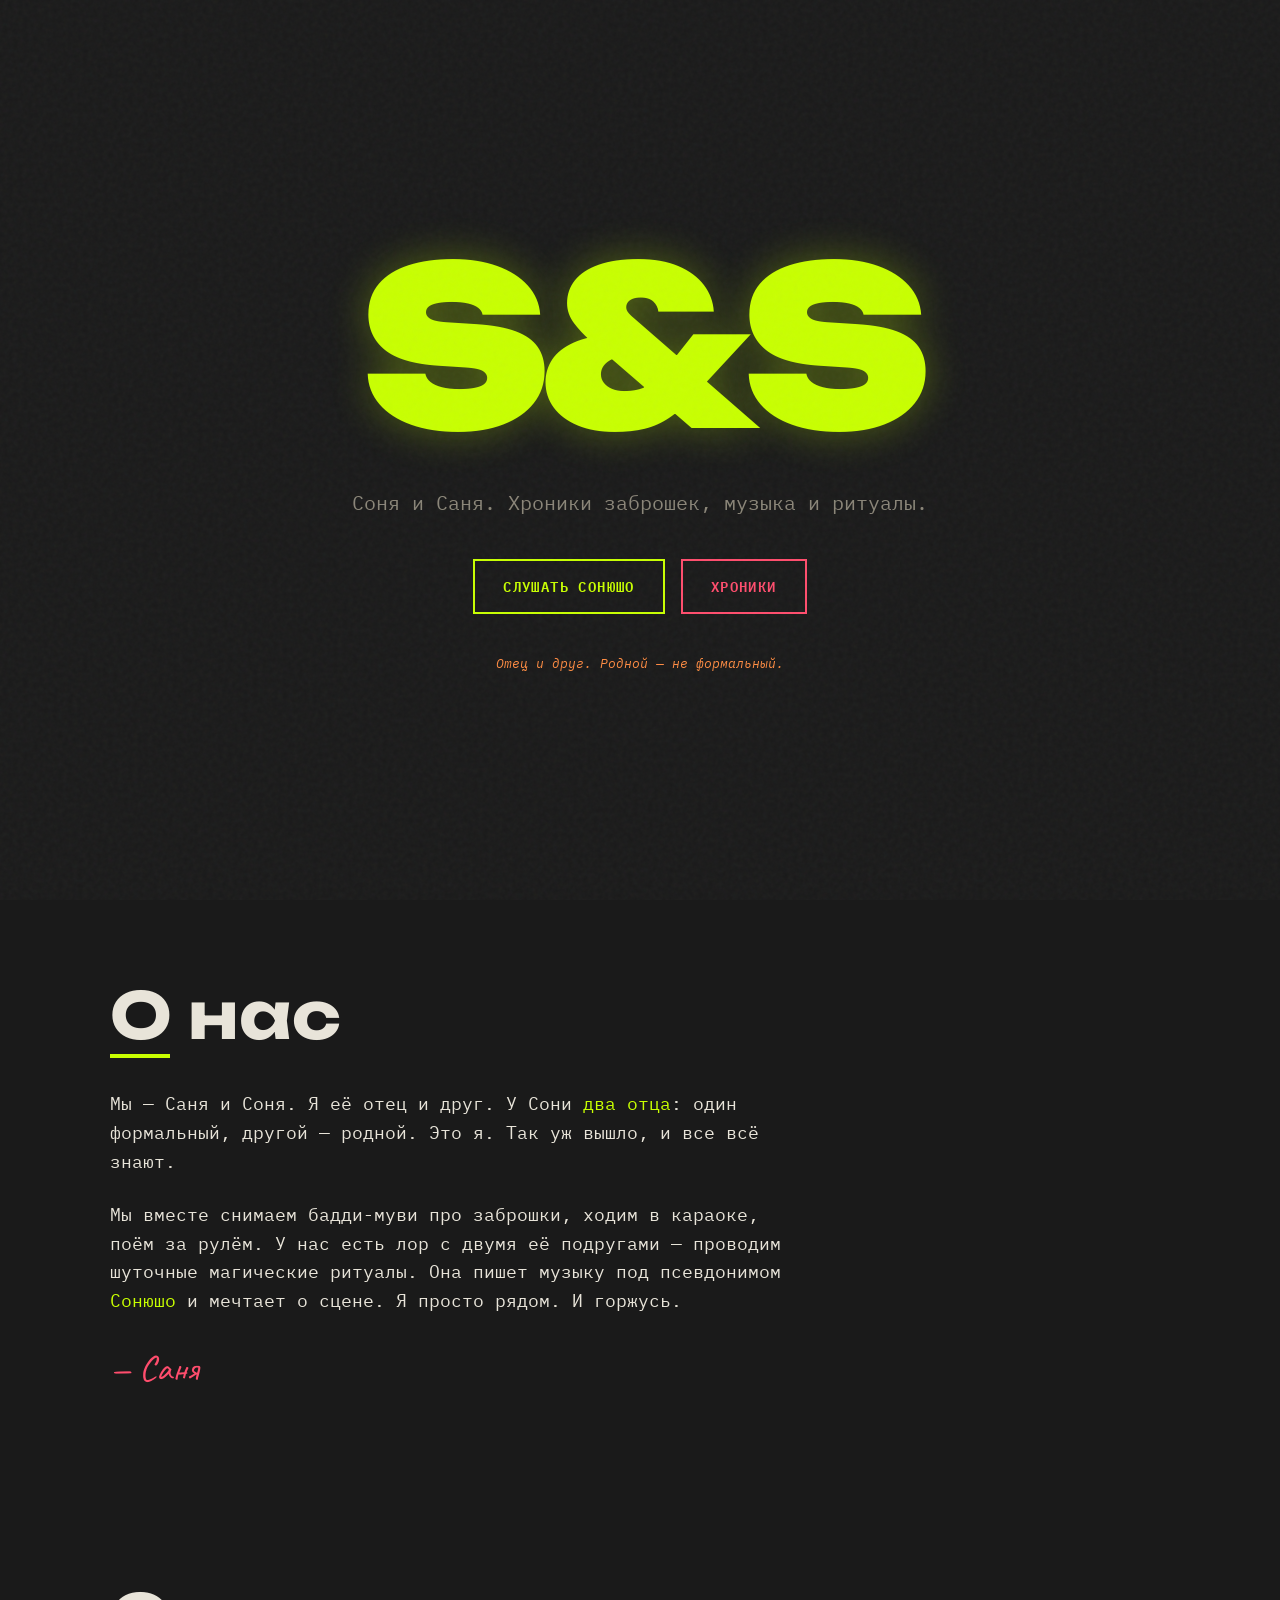
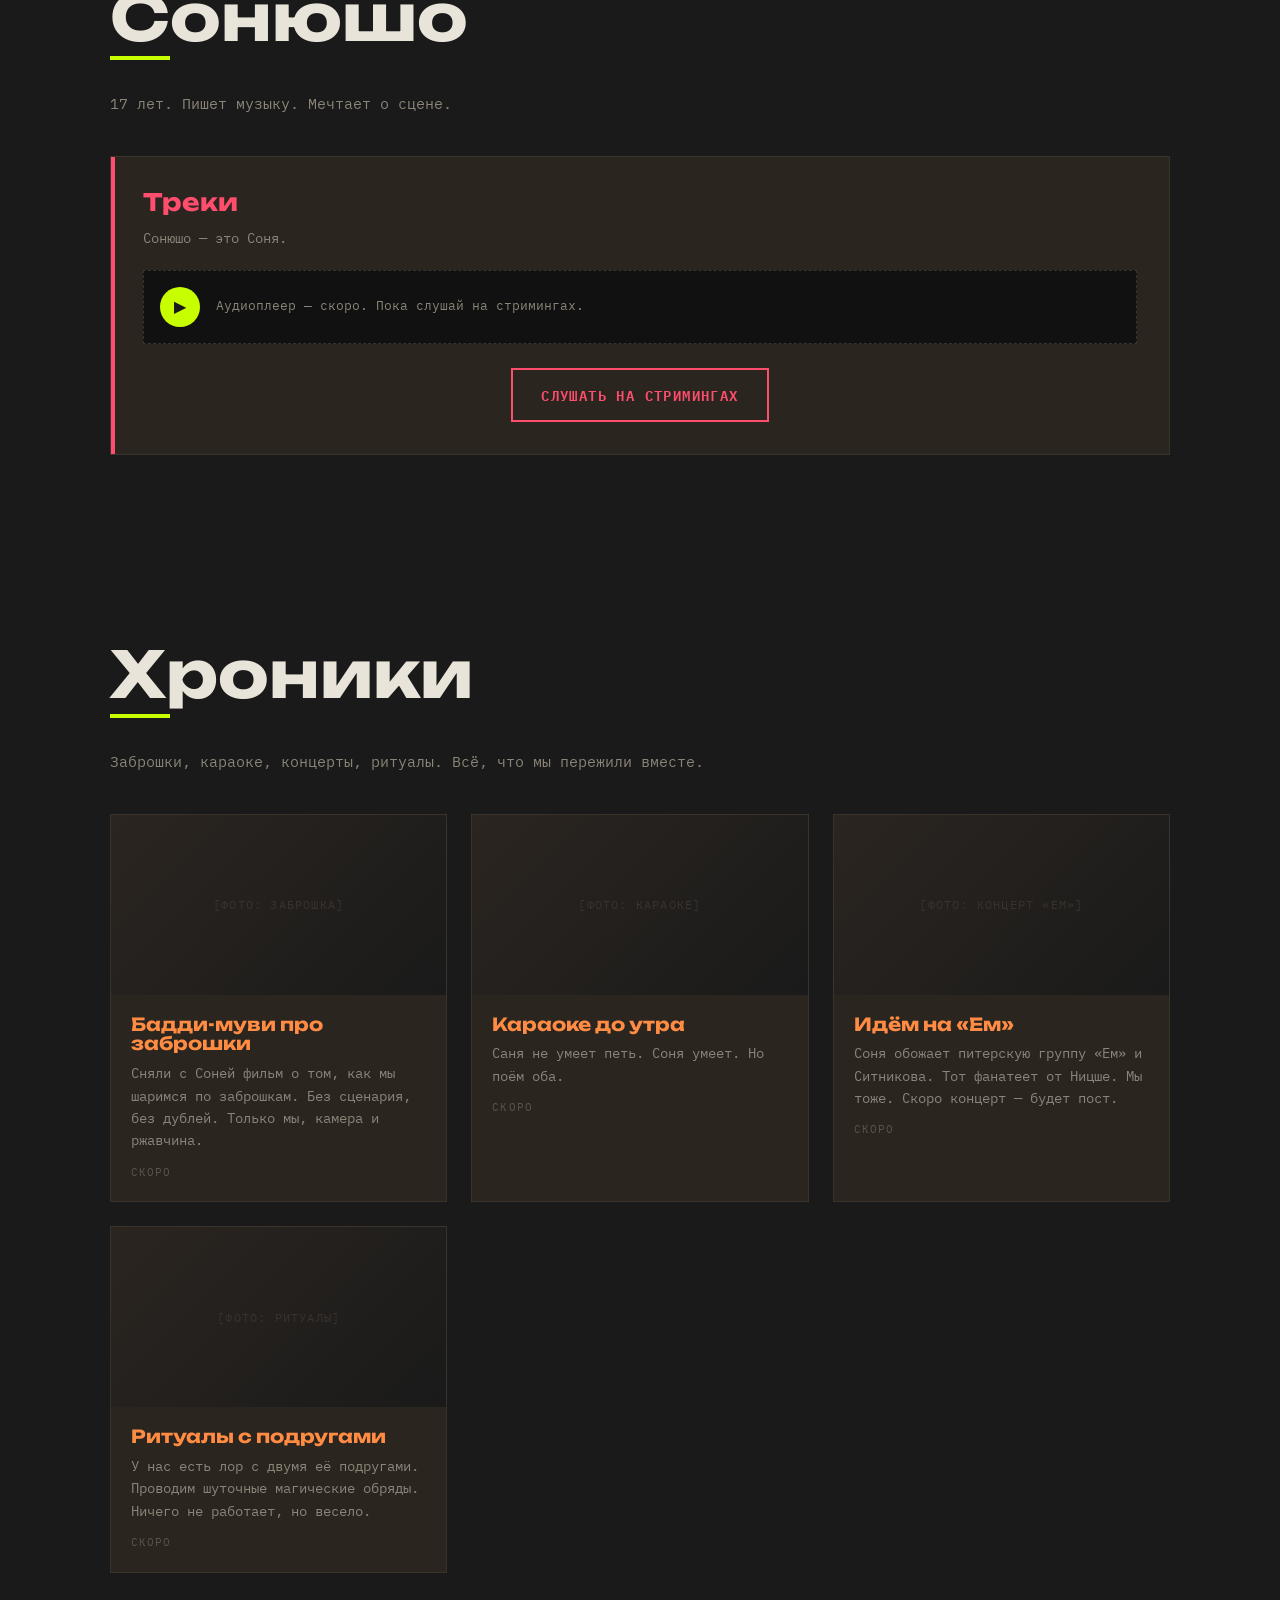
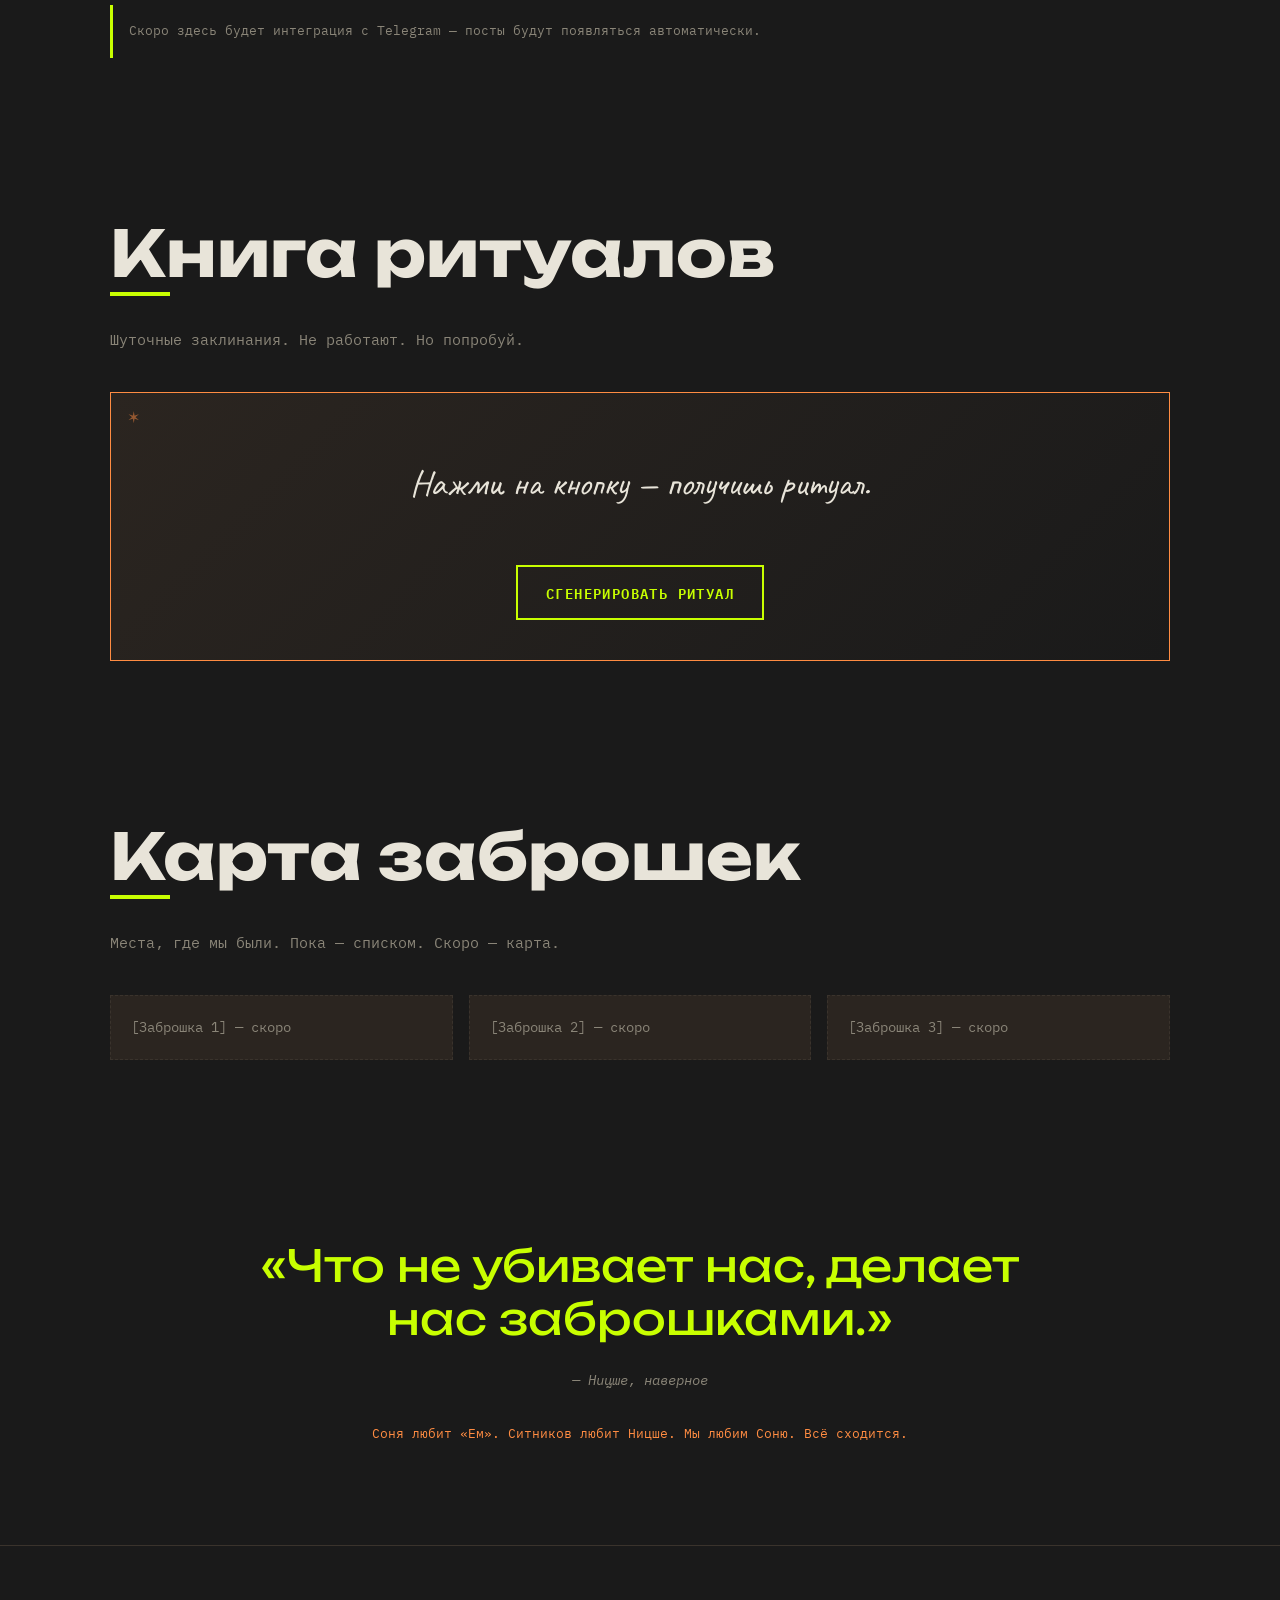
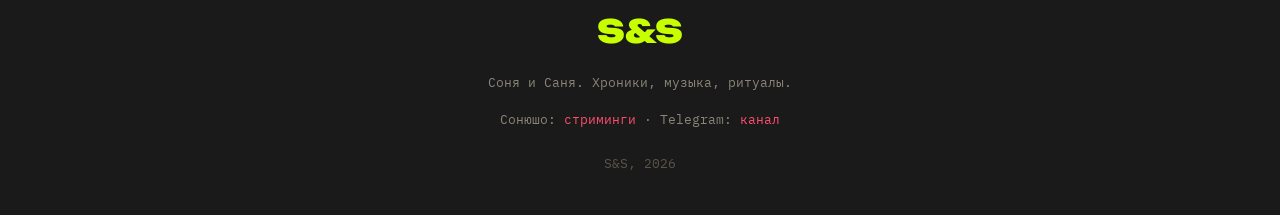
<file: Index.html>
<!DOCTYPE html>
<html lang="ru">
<head>
<meta charset="UTF-8">
<meta name="viewport" content="width=device-width, initial-scale=1.0">
<title>S&S — Соня и Саня</title>
<link href="https://fonts.googleapis.com/css2?family=Unbounded:wght@400;700;900&family=IBM+Plex+Mono:wght@400;600&family=Caveat:wght@700&display=swap" rel="stylesheet">
<style>
  :root {
    --bg: #1a1a1a;
    --bg2: #2b2520;
    --lime: #c8ff00;
    --pink: #ff4d6d;
    --orange: #ff8c42;
    --text: #e8e4d9;
    --muted: #8a8578;
  }

  * { margin: 0; padding: 0; box-sizing: border-box; }

  body {
    background: var(--bg);
    color: var(--text);
    font-family: 'IBM Plex Mono', monospace;
    line-height: 1.6;
    overflow-x: hidden;
  }

  /* Шумовой фон */
  body::before {
    content: '';
    position: fixed;
    top: 0; left: 0;
    width: 100%; height: 100%;
    background-image: url("data:image/svg+xml,%3Csvg viewBox='0 0 200 200' xmlns='http://www.w3.org/2000/svg'%3E%3Cfilter id='n'%3E%3CfeTurbulence type='fractalNoise' baseFrequency='0.9' numOctaves='4'/%3E%3C/filter%3E%3Crect width='100%25' height='100%25' filter='url(%23n)' opacity='0.04'/%3E%3C/svg%3E");
    pointer-events: none;
    z-index: 9999;
  }

  h1, h2, h3 { font-family: 'Unbounded', sans-serif; line-height: 1.1; }

  section { padding: 80px 20px; max-width: 1100px; margin: 0 auto; }

  /* HERO */
  .hero {
    min-height: 100vh;
    display: flex;
    flex-direction: column;
    justify-content: center;
    align-items: center;
    text-align: center;
    position: relative;
  }

  .hero h1 {
    font-size: clamp(80px, 20vw, 220px);
    font-weight: 900;
    color: var(--lime);
    letter-spacing: -0.05em;
    position: relative;
    text-shadow: 0 0 40px rgba(200, 255, 0, 0.3);
    animation: glitch 3s infinite;
  }

  @keyframes glitch {
    0%, 90%, 100% { transform: translate(0); }
    92% { transform: translate(-3px, 2px); text-shadow: 3px 0 var(--pink), -3px 0 var(--lime); }
    94% { transform: translate(3px, -2px); text-shadow: -3px 0 var(--pink), 3px 0 var(--lime); }
    96% { transform: translate(-2px, -1px); }
  }

  .hero .sub {
    font-size: clamp(14px, 2vw, 20px);
    color: var(--muted);
    margin-top: 20px;
    max-width: 600px;
  }

  .hero .micro {
    margin-top: 40px;
    font-size: 13px;
    color: var(--orange);
    font-style: italic;
  }

  .btn-row {
    display: flex;
    gap: 16px;
    margin-top: 40px;
    flex-wrap: wrap;
    justify-content: center;
  }

  .btn {
    display: inline-block;
    padding: 14px 28px;
    border: 2px solid var(--lime);
    color: var(--lime);
    text-decoration: none;
    font-family: 'IBM Plex Mono', monospace;
    font-weight: 600;
    font-size: 14px;
    text-transform: uppercase;
    letter-spacing: 0.1em;
    transition: all 0.2s;
    background: transparent;
    cursor: pointer;
  }

  .btn:hover {
    background: var(--lime);
    color: var(--bg);
    box-shadow: 0 0 30px rgba(200, 255, 0, 0.5);
  }

  .btn.pink {
    border-color: var(--pink);
    color: var(--pink);
  }

  .btn.pink:hover {
    background: var(--pink);
    color: var(--bg);
    box-shadow: 0 0 30px rgba(255, 77, 109, 0.5);
  }

  /* Заголовки секций */
  .sec-title {
    font-size: clamp(32px, 6vw, 64px);
    color: var(--text);
    margin-bottom: 40px;
    position: relative;
    display: inline-block;
  }

  .sec-title::before {
    content: '';
    position: absolute;
    bottom: -8px;
    left: 0;
    width: 60px;
    height: 4px;
    background: var(--lime);
  }

  .sec-sub {
    color: var(--muted);
    margin-bottom: 40px;
    font-size: 15px;
  }

  /* О НАС */
  .about-text {
    font-size: 18px;
    max-width: 700px;
  }

  .about-text p { margin-bottom: 24px; }

  .about-text .accent { color: var(--lime); }

  .about-sign {
    font-family: 'Caveat', cursive;
    font-size: 36px;
    color: var(--pink);
    margin-top: 20px;
  }

  /* МУЗЫКА */
  .music-card {
    background: var(--bg2);
    border: 1px solid #3a332c;
    padding: 32px;
    margin-bottom: 24px;
    position: relative;
    overflow: hidden;
  }

  .music-card::before {
    content: '';
    position: absolute;
    top: 0; left: 0;
    width: 4px; height: 100%;
    background: var(--pink);
  }

  .music-card h3 {
    font-size: 24px;
    color: var(--pink);
    margin-bottom: 12px;
  }

  .player-stub {
    display: flex;
    align-items: center;
    gap: 16px;
    margin-top: 20px;
    padding: 16px;
    background: #111;
    border: 1px dashed #3a332c;
    color: var(--muted);
    font-size: 13px;
  }

  .player-stub .play {
    width: 40px; height: 40px;
    border-radius: 50%;
    background: var(--lime);
    color: var(--bg);
    display: flex;
    align-items: center;
    justify-content: center;
    font-size: 16px;
    flex-shrink: 0;
  }

  /* ХРОНИКИ */
  .chronicles {
    display: grid;
    grid-template-columns: repeat(auto-fit, minmax(280px, 1fr));
    gap: 24px;
  }

  .chron-card {
    background: var(--bg2);
    border: 1px solid #3a332c;
    overflow: hidden;
    transition: transform 0.2s, border-color 0.2s;
  }

  .chron-card:hover {
    transform: translateY(-4px);
    border-color: var(--orange);
  }

  .chron-img {
    height: 180px;
    background: linear-gradient(135deg, #2b2520, #1a1a1a);
    display: flex;
    align-items: center;
    justify-content: center;
    color: #3a332c;
    font-size: 12px;
    text-transform: uppercase;
    letter-spacing: 0.1em;
  }

  .chron-body { padding: 20px; }

  .chron-body h3 {
    font-size: 18px;
    margin-bottom: 8px;
    color: var(--orange);
  }

  .chron-body p {
    font-size: 14px;
    color: var(--muted);
  }

  .chron-date {
    font-size: 11px;
    color: #5a5548;
    margin-top: 12px;
    text-transform: uppercase;
    letter-spacing: 0.1em;
  }

  .chronicles-note {
    margin-top: 32px;
    padding: 16px;
    border-left: 3px solid var(--lime);
    color: var(--muted);
    font-size: 13px;
  }

  /* РИТУАЛЫ */
  .ritual-box {
    background: linear-gradient(135deg, #2b2520, #1a1a1a);
    border: 1px solid var(--orange);
    padding: 40px;
    text-align: center;
    position: relative;
  }

  .ritual-box::before {
    content: '✶';
    position: absolute;
    top: 12px; left: 16px;
    color: var(--orange);
    opacity: 0.5;
  }

  #ritual-text {
    font-family: 'Caveat', cursive;
    font-size: clamp(22px, 4vw, 36px);
    color: var(--text);
    min-height: 100px;
    display: flex;
    align-items: center;
    justify-content: center;
    margin-bottom: 32px;
    line-height: 1.3;
  }

  /* КАРТА */
  .map-list {
    list-style: none;
    display: grid;
    grid-template-columns: repeat(auto-fit, minmax(200px, 1fr));
    gap: 16px;
  }

  .map-list li {
    padding: 20px;
    background: var(--bg2);
    border: 1px dashed #3a332c;
    color: var(--muted);
    font-size: 14px;
  }

  /* НИЦШЕ */
  .nietzsche {
    text-align: center;
    padding: 100px 20px;
  }

  .nietzsche blockquote {
    font-family: 'Unbounded', sans-serif;
    font-size: clamp(24px, 4vw, 44px);
    color: var(--lime);
    max-width: 800px;
    margin: 0 auto 24px;
    line-height: 1.2;
  }

  .nietzsche .sign {
    color: var(--muted);
    font-size: 14px;
    font-style: italic;
  }

  .nietzsche .micro {
    color: var(--orange);
    font-size: 13px;
    margin-top: 32px;
  }

  /* ФУТЕР */
  footer {
    text-align: center;
    padding: 60px 20px 40px;
    border-top: 1px solid #3a332c;
    color: var(--muted);
    font-size: 13px;
  }

  footer .logo {
    font-family: 'Unbounded', sans-serif;
    font-size: 32px;
    color: var(--lime);
    margin-bottom: 16px;
    font-weight: 900;
  }

  footer a { color: var(--pink); text-decoration: none; }
  footer a:hover { text-decoration: underline; }

  footer .copy { margin-top: 24px; color: #5a5548; }

  /* АДАПТИВ */
  @media (max-width: 600px) {
    section { padding: 60px 16px; }
    .hero h1 { letter-spacing: -0.03em; }
    .btn { padding: 12px 20px; font-size: 12px; }
    .ritual-box { padding: 24px 16px; }
  }
</style>
</head>
<body>

<!-- HERO -->
<section class="hero">
  <h1>S&amp;S</h1>
  <p class="sub">Соня и Саня. Хроники заброшек, музыка и ритуалы.</p>
  <div class="btn-row">
    <a href="#music" class="btn">Слушать Сонюшо</a>
    <a href="#chronicles" class="btn pink">Хроники</a>
  </div>
  <p class="micro">Отец и друг. Родной — не формальный.</p>
</section>

<!-- О НАС -->
<section id="about">
  <h2 class="sec-title">О нас</h2>
  <div class="about-text">
    <p>Мы — Саня и Соня. Я её отец и друг. У Сони <span class="accent">два отца</span>: один формальный, другой — родной. Это я. Так уж вышло, и все всё знают.</p>
    <p>Мы вместе снимаем бадди-муви про заброшки, ходим в караоке, поём за рулём. У нас есть лор с двумя её подругами — проводим шуточные магические ритуалы. Она пишет музыку под псевдонимом <span class="accent">Сонюшо</span> и мечтает о сцене. Я просто рядом. И горжусь.</p>
    <p class="about-sign">— Саня</p>
  </div>
</section>

<!-- МУЗЫКА -->
<section id="music">
  <h2 class="sec-title">Сонюшо</h2>
  <p class="sec-sub">17 лет. Пишет музыку. Мечтает о сцене.</p>
  <div class="music-card">
    <h3>Треки</h3>
    <p style="color:var(--muted); font-size:14px;">Сонюшо — это Соня.</p>
    <div class="player-stub">
      <div class="play">▶</div>
      <span>Аудиоплеер — скоро. Пока слушай на стримингах.</span>
    </div>
    <div class="btn-row" style="margin-top:24px;">
      <a href="#" class="btn pink">Слушать на стримингах</a>
    </div>
  </div>
</section>

<!-- ХРОНИКИ -->
<section id="chronicles">
  <h2 class="sec-title">Хроники</h2>
  <p class="sec-sub">Заброшки, караоке, концерты, ритуалы. Всё, что мы пережили вместе.</p>
  <div class="chronicles">
    <div class="chron-card">
      <div class="chron-img">[Фото: заброшка]</div>
      <div class="chron-body">
        <h3>Бадди-муви про заброшки</h3>
        <p>Сняли с Соней фильм о том, как мы шаримся по заброшкам. Без сценария, без дублей. Только мы, камера и ржавчина.</p>
        <div class="chron-date">Скоро</div>
      </div>
    </div>
    <div class="chron-card">
      <div class="chron-img">[Фото: караоке]</div>
      <div class="chron-body">
        <h3>Караоке до утра</h3>
        <p>Саня не умеет петь. Соня умеет. Но поём оба.</p>
        <div class="chron-date">Скоро</div>
      </div>
    </div>
    <div class="chron-card">
      <div class="chron-img">[Фото: концерт «Ем»]</div>
      <div class="chron-body">
        <h3>Идём на «Ем»</h3>
        <p>Соня обожает питерскую группу «Ем» и Ситникова. Тот фанатеет от Ницше. Мы тоже. Скоро концерт — будет пост.</p>
        <div class="chron-date">Скоро</div>
      </div>
    </div>
    <div class="chron-card">
      <div class="chron-img">[Фото: ритуалы]</div>
      <div class="chron-body">
        <h3>Ритуалы с подругами</h3>
        <p>У нас есть лор с двумя её подругами. Проводим шуточные магические обряды. Ничего не работает, но весело.</p>
        <div class="chron-date">Скоро</div>
      </div>
    </div>
  </div>
  <div class="chronicles-note">
    Скоро здесь будет интеграция с Telegram — посты будут появляться автоматически.
  </div>
</section>

<!-- РИТУАЛЫ -->
<section id="rituals">
  <h2 class="sec-title">Книга ритуалов</h2>
  <p class="sec-sub">Шуточные заклинания. Не работают. Но попробуй.</p>
  <div class="ritual-box">
    <div id="ritual-text">Нажми на кнопку — получишь ритуал.</div>
    <button class="btn" onclick="generateRitual()">Сгенерировать ритуал</button>
  </div>
</section>

<!-- КАРТА -->
<section id="map">
  <h2 class="sec-title">Карта заброшек</h2>
  <p class="sec-sub">Места, где мы были. Пока — списком. Скоро — карта.</p>
  <ul class="map-list">
    <li>[Заброшка 1] — скоро</li>
    <li>[Заброшка 2] — скоро</li>
    <li>[Заброшка 3] — скоро</li>
  </ul>
</section>

<!-- НИЦШЕ -->
<section class="nietzsche">
  <blockquote>«Что не убивает нас, делает нас заброшками.»</blockquote>
  <p class="sign">— Ницше, наверное</p>
  <p class="micro">Соня любит «Ем». Ситников любит Ницше. Мы любим Соню. Всё сходится.</p>
</section>

<!-- ФУТЕР -->
<footer>
  <div class="logo">S&amp;S</div>
  <p>Соня и Саня. Хроники, музыка, ритуалы.</p>
  <p style="margin-top:16px;">Сонюшо: <a href="#">стриминги</a> · Telegram: <a href="#">канал</a></p>
  <p class="copy">S&amp;S, 2026</p>
</footer>

<script>
  const rituals = [
    "О Ницше, дай мне сил не сойти с ума до пятницы.",
    "Три раза обойди ржавую ванну и скажи «Сонюшо».",
    "Спой припев «Ем» в машине, не сбившись.",
    "Напиши первым через 2,5 месяца.",
    "Смотри в бетонную стену 10 минут. Потом пиши трек.",
    "Съешь шаурму на заброшке. Это считается.",
    "Включи Сонюшо на полную громкость и не думай о дедлайнах.",
    "Проведи ритуал с двумя подругами. Если подруг нет — заведи.",
    "Пройди 10 тысяч шагов по ржавым рельсам. Загадай желание.",
    "Скажи «нет шансов» три раза. Потом улыбнись."
  ];

  function generateRitual() {
    const el = document.getElementById('ritual-text');
    const random = rituals[Math.floor(Math.random() * rituals.length)];
    el.style.opacity = 0;
    setTimeout(() => {
      el.textContent = random;
      el.style.transition = 'opacity 0.4s';
      el.style.opacity = 1;
    }, 150);
  }
</script>

</body>
</html>
</file>
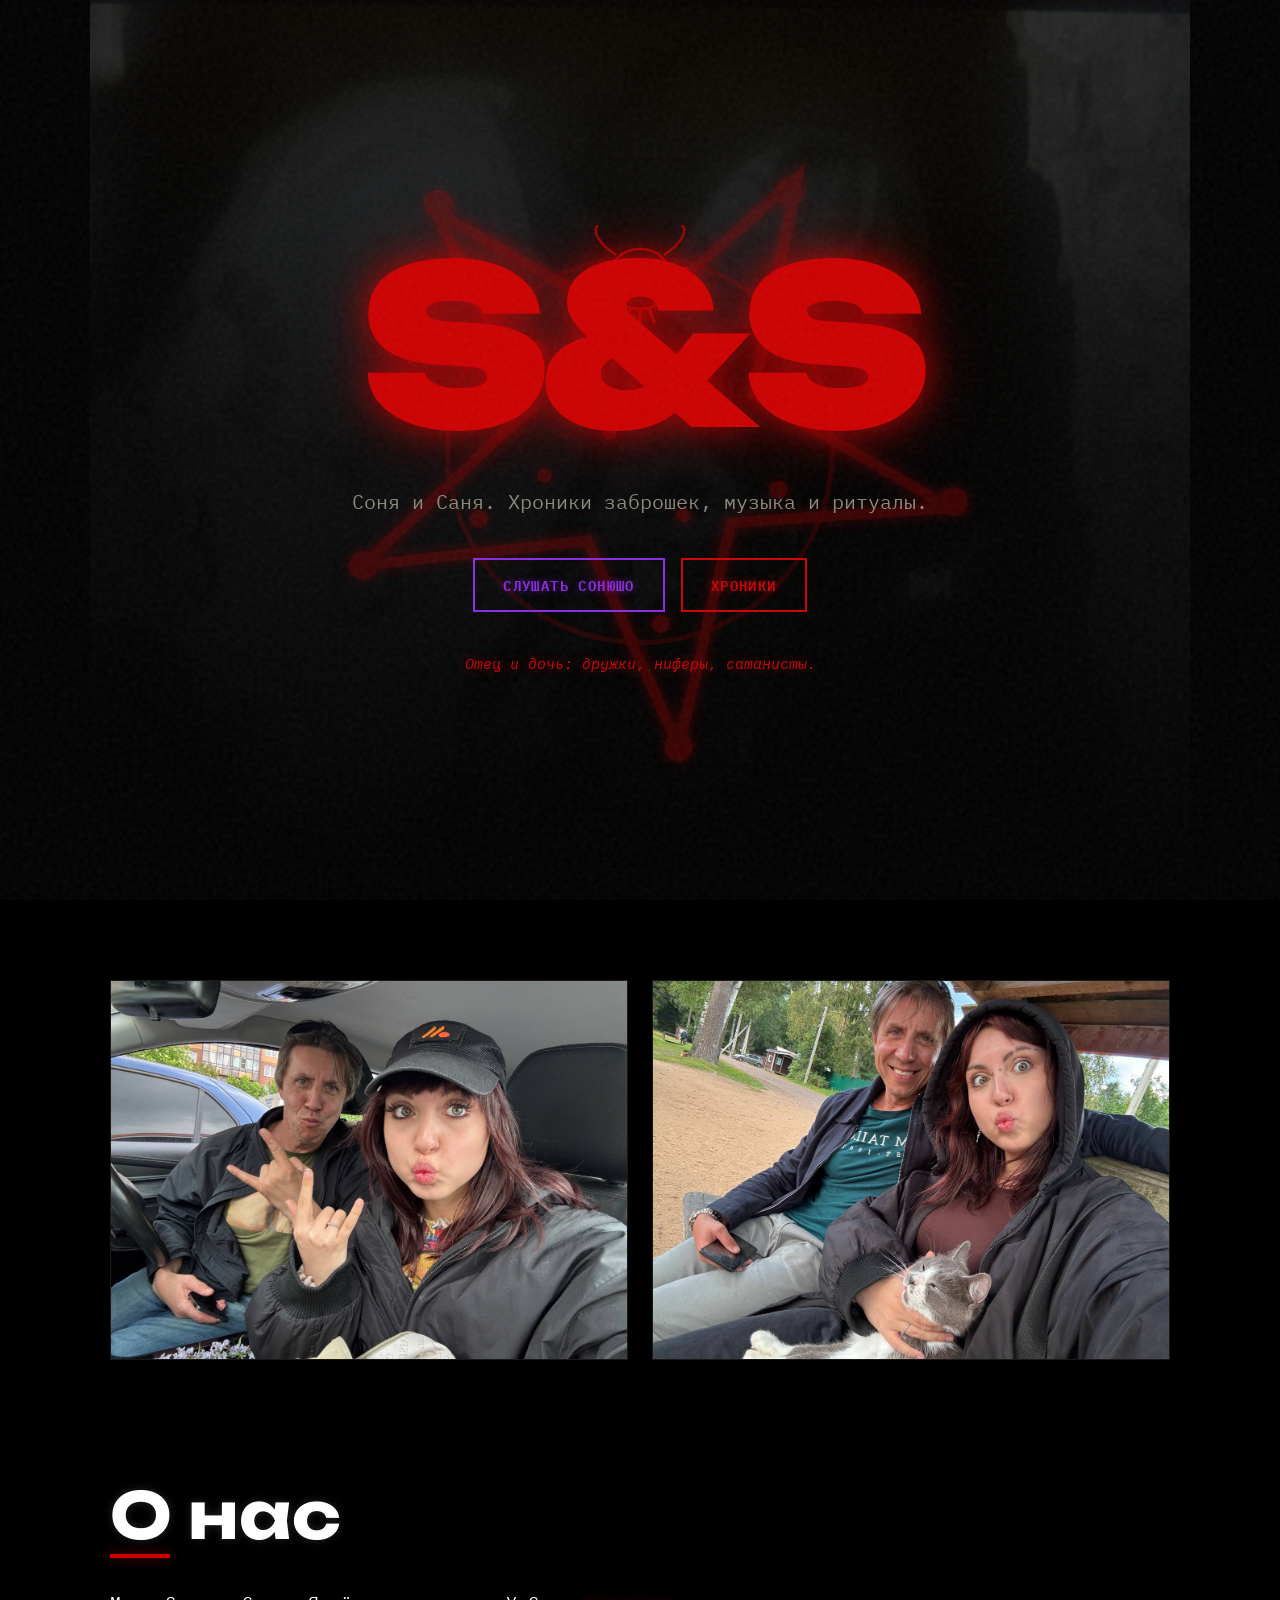
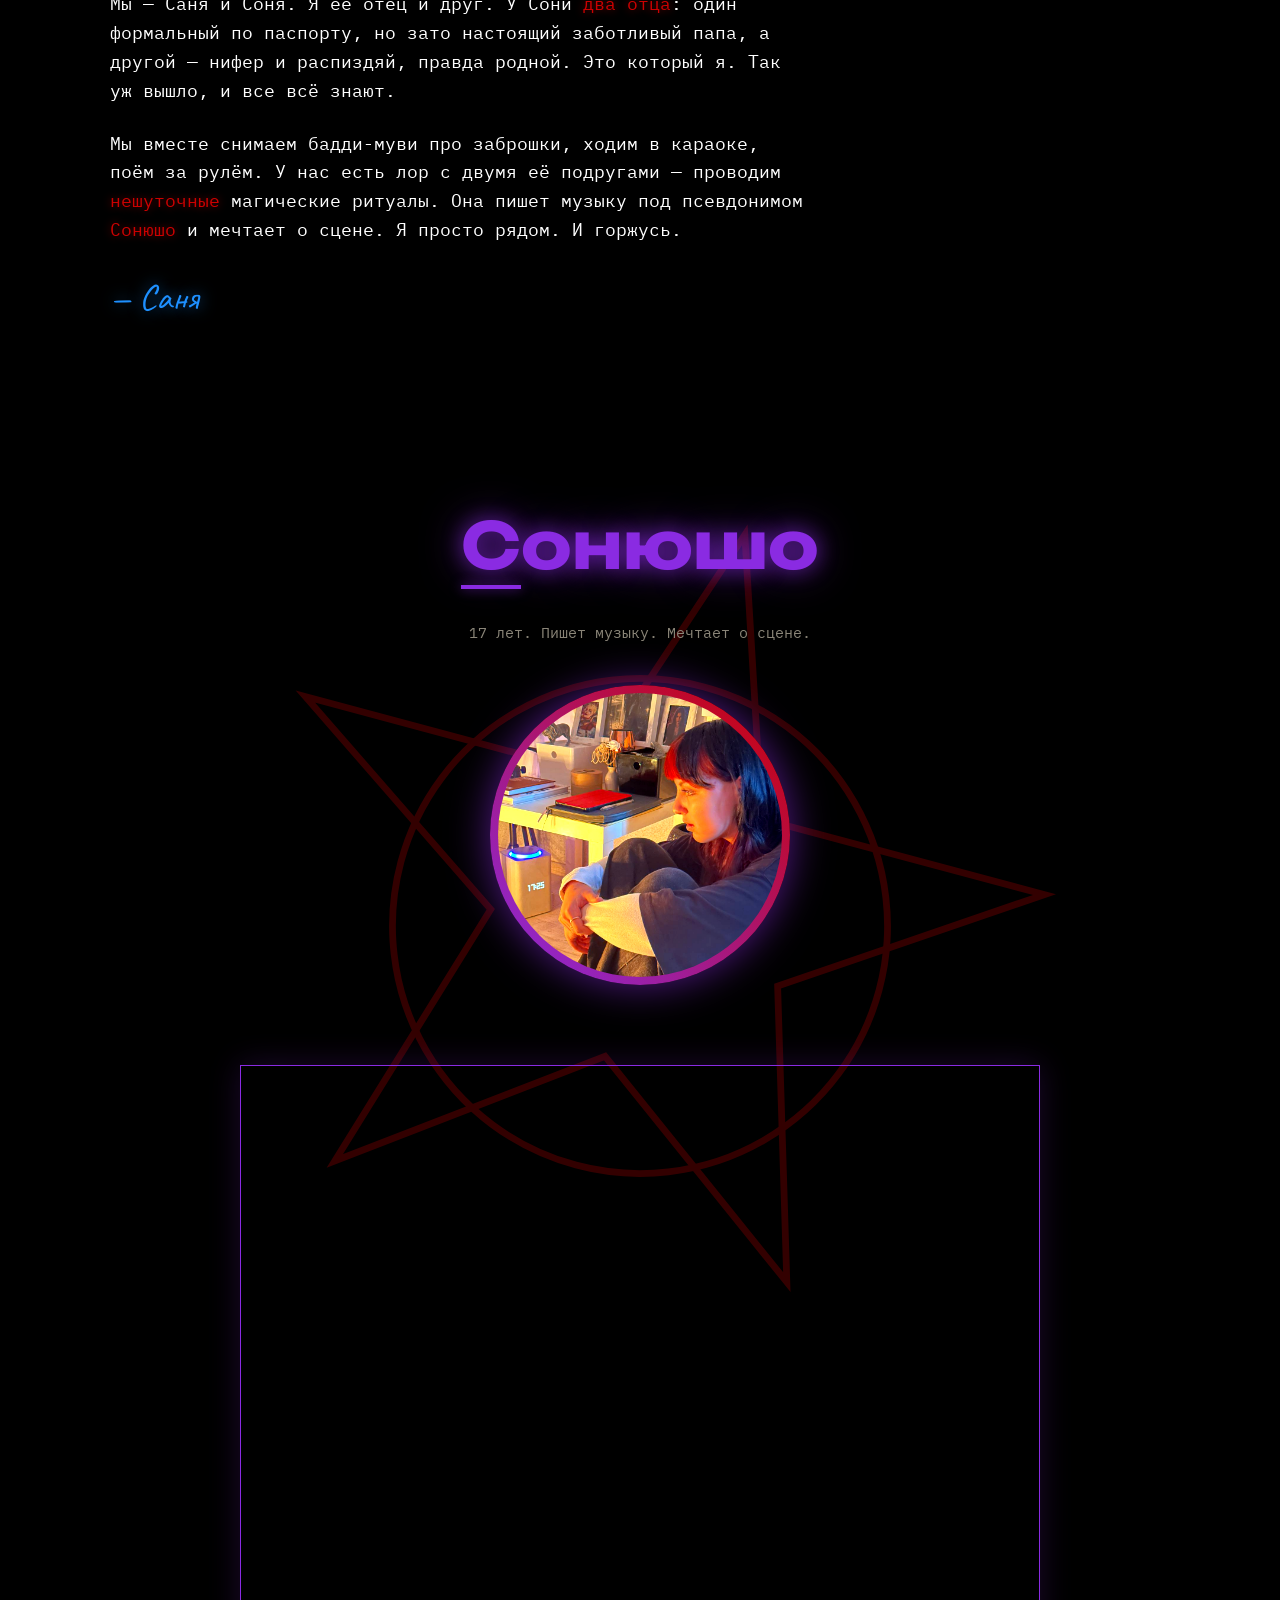
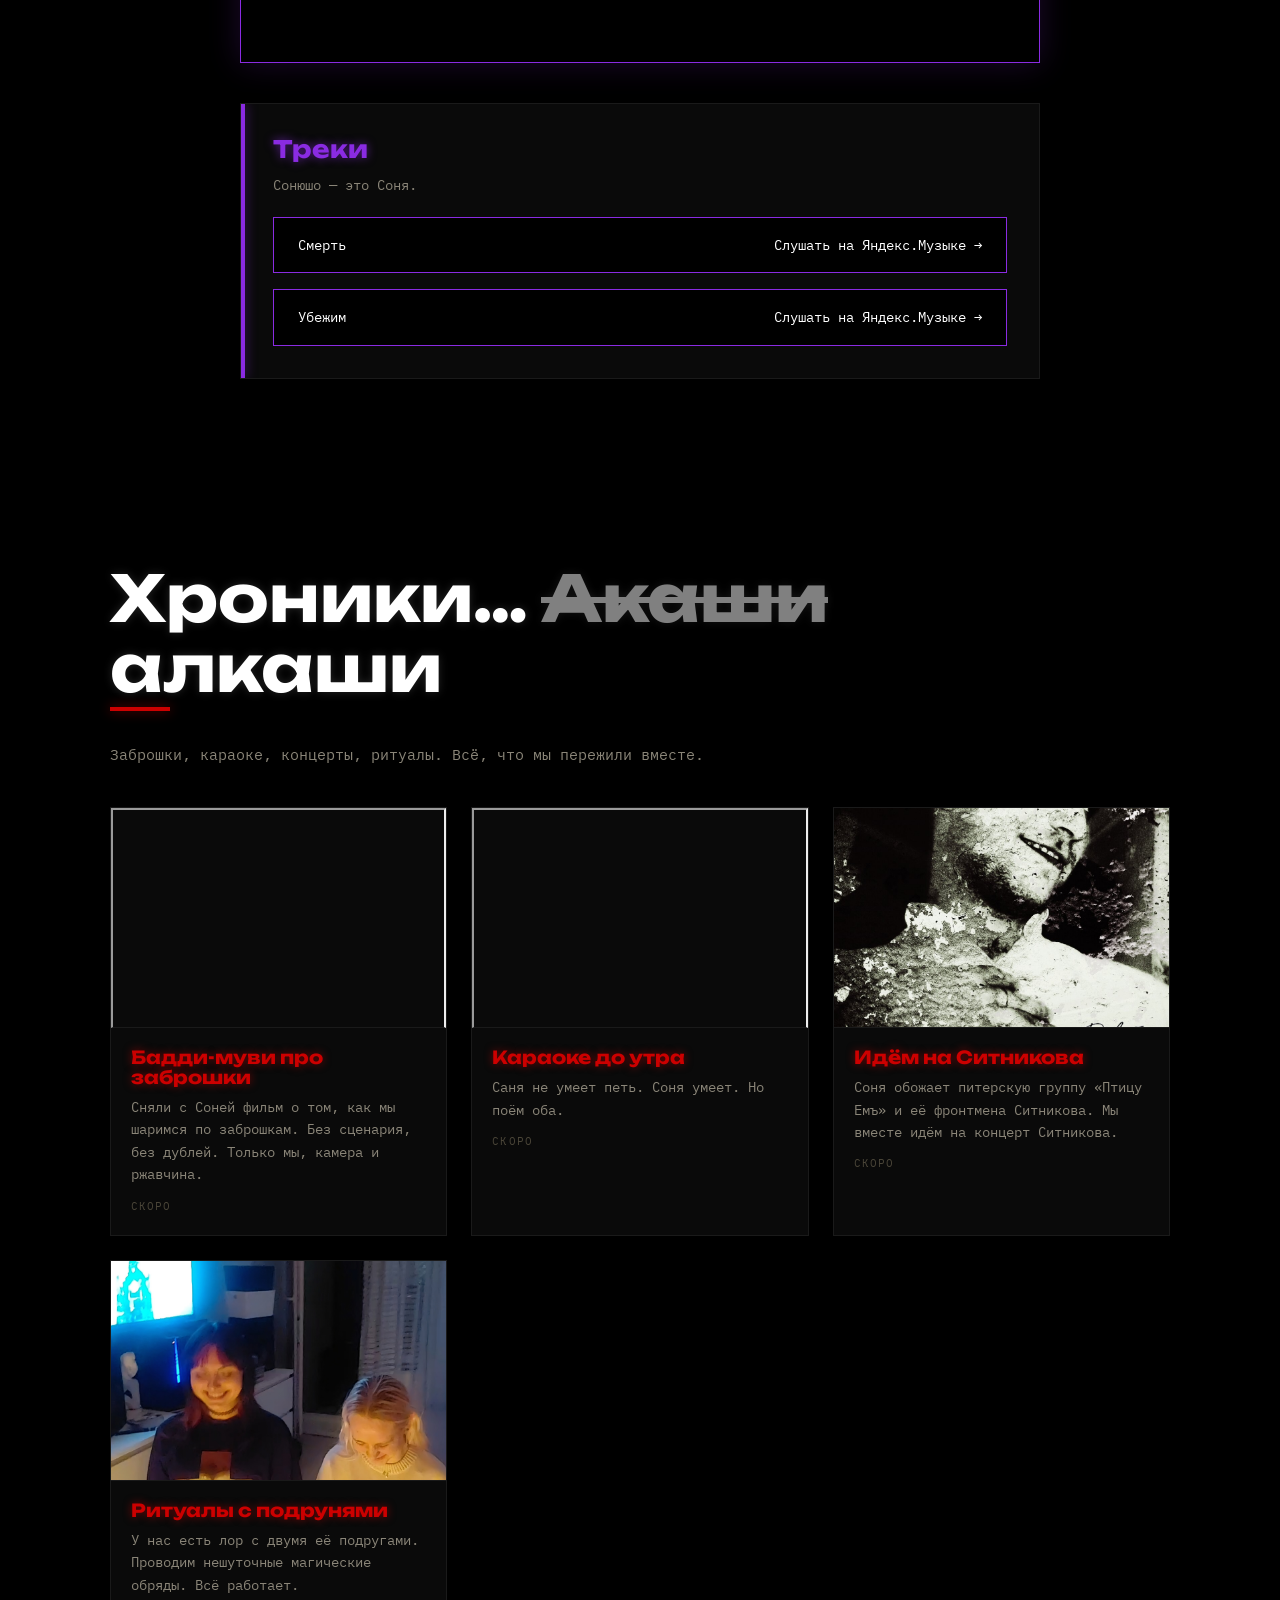
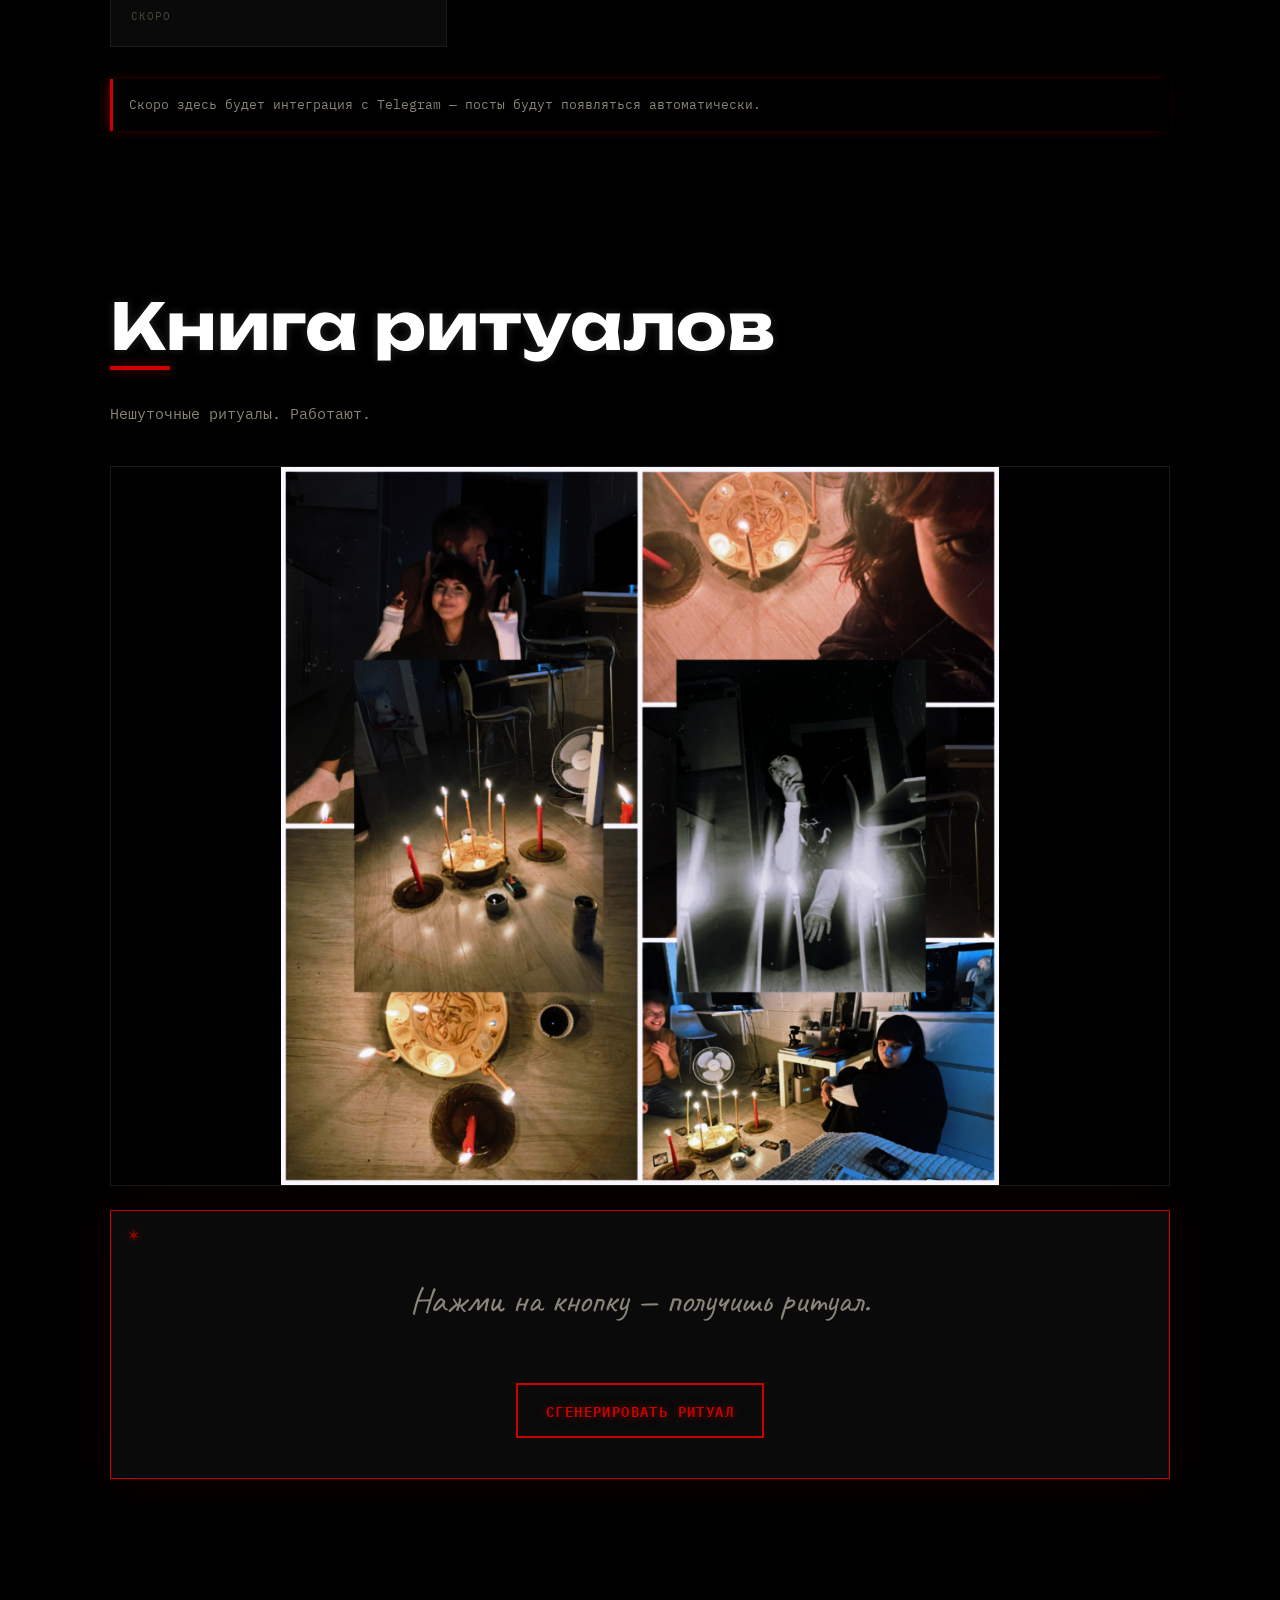
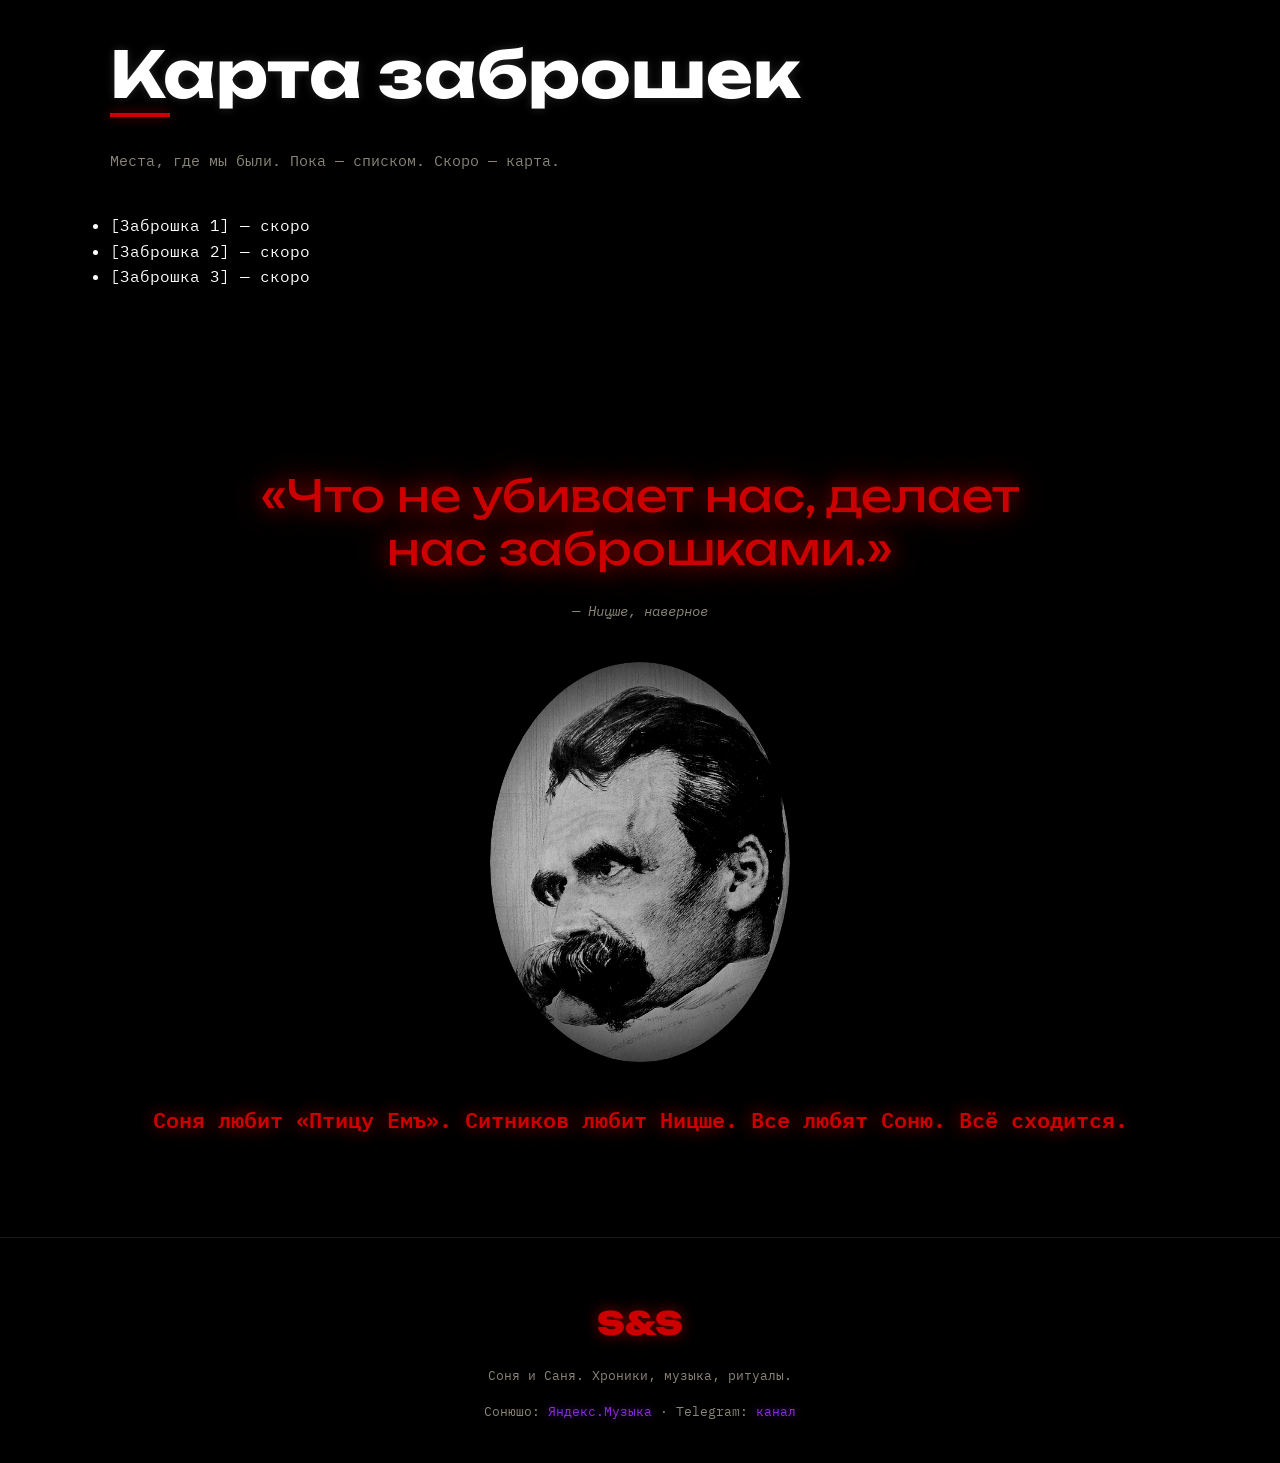
<file: index.html>
<!DOCTYPE html>
<html lang="ru">
<head>
<meta charset="UTF-8">
<meta name="viewport" content="width=device-width, initial-scale=1.0">
<title>S&S — Соня и Саня</title>
<link href="https://fonts.googleapis.com/css2?family=Unbounded:wght@400;700;900&family=IBM+Plex+Mono:wght@400;600&family=Caveat:wght@700&display=swap" rel="stylesheet">
<style>
  :root {
    --bg: #000000;
    --bg2: #0a0a0a;
    --blood: #cc0000;
    --blood-glow: rgba(204, 0, 0, 0.6);
    --violet: #8a2be2;
    --violet-glow: rgba(138, 43, 226, 0.6);
    --blue: #1e90ff;
    --blue-glow: rgba(30, 144, 255, 0.6);
    --white: #ffffff;
    --muted: #8a8578;
  }

  * { margin: 0; padding: 0; box-sizing: border-box; }

  body {
    background: var(--bg);
    color: var(--white);
    font-family: 'IBM Plex Mono', monospace;
    line-height: 1.6;
    overflow-x: hidden;
  }

  /* Шумовой фон */
  body::before {
    content: '';
    position: fixed;
    top: 0; left: 0;
    width: 100%; height: 100%;
    background-image: url("data:image/svg+xml,%3Csvg viewBox='0 0 200 200' xmlns='http://www.w3.org/2000/svg'%3E%3Cfilter id='n'%3E%3CfeTurbulence type='fractalNoise' baseFrequency='0.9' numOctaves='4'/%3E%3C/filter%3E%3Crect width='100%25' height='100%25' filter='url(%23n)' opacity='0.06'/%3E%3C/svg%3E");
    pointer-events: none;
    z-index: 9999;
  }

  h1, h2, h3 { font-family: 'Unbounded', sans-serif; line-height: 1.1; }

  section { padding: 80px 20px; max-width: 1100px; margin: 0 auto; position: relative; }

  /* HERO */
  .hero {
    min-height: 100vh;
    display: flex;
    flex-direction: column;
    justify-content: center; /* Центрируем контент по вертикали */
    align-items: center;
    text-align: center;
    position: relative;
    background: #000;
    overflow: hidden;
  }

  /* Фото Сони как фон всей шапки */
  .hero-bg {
    position: absolute;
    top: 0; left: 0;
    width: 100%; height: 100%;
    object-fit: cover;
    object-position: center 20%;
    opacity: 0.4; /* Прозрачность, чтобы не перебивать текст */
    filter: contrast(1.2) brightness(0.7) grayscale(20%);
    z-index: 1;
  }

  /* Затемняющий градиент поверх фона */
  .hero::before {
    content: '';
    position: absolute;
    top: 0; left: 0;
    width: 100%; height: 100%;
    background: linear-gradient(to bottom, rgba(0,0,0,0.3) 0%, rgba(0,0,0,0.8) 50%, #000 100%);
    z-index: 2;
    pointer-events: none;
  }

  /* Пентаграмма в шапке */
  .pentagram-wrap {
    position: absolute;
    top: 50%;
    left: 50%;
    transform: translate(-50%, -50%) rotate(30deg);
    width: clamp(300px, 80vw, 700px);
    height: clamp(300px, 80vw, 700px);
    z-index: 3;
    opacity: 0.3; /* Чуть прозрачнее, так как теперь на фоне */
    pointer-events: none;
  }

  .pentagram-wrap svg { width: 100%; height: 100%; }

  /* Бафомет над пентаграммой */
  .baphomet {
    position: absolute;
    top: 25%; /* Поднял выше, чтобы не наезжал на заголовок */
    left: 50%;
    transform: translateX(-50%);
    width: clamp(60px, 12vw, 120px);
    opacity: 0.85;
    z-index: 4;
    filter: drop-shadow(0 0 10px rgba(204, 0, 0, 0.4));
  }

  .hero-content {
    position: relative;
    z-index: 5;
    display: flex;
    flex-direction: column;
    align-items: center;
  }

  .hero h1 {
    font-size: clamp(80px, 20vw, 220px);
    font-weight: 900;
    color: var(--blood);
    letter-spacing: -0.05em;
    position: relative;
    text-shadow: 0 0 30px var(--blood-glow), 0 0 60px var(--blood-glow);
    animation: glitch 3s infinite;
  }

  @keyframes glitch {
    0%, 90%, 100% { transform: translate(0); }
    92% { transform: translate(-3px, 2px); text-shadow: 3px 0 var(--violet), -3px 0 var(--blood); }
    94% { transform: translate(3px, -2px); text-shadow: -3px 0 var(--violet), 3px 0 var(--blood); }
    96% { transform: translate(-2px, -1px); }
  }

  .hero .sub {
    font-size: clamp(14px, 2vw, 20px);
    color: var(--muted);
    margin-top: 20px;
    max-width: 600px;
  }

  .hero .micro {
    margin-top: 40px;
    font-size: 15px;
    color: var(--blood);
    text-shadow: 0 0 12px var(--blood-glow);
    font-style: italic;
  }

  .btn-row {
    display: flex;
    gap: 16px;
    margin-top: 40px;
    flex-wrap: wrap;
    justify-content: center;
  }

  .btn {
    display: inline-block;
    padding: 14px 28px;
    border: 2px solid var(--blood);
    color: var(--blood);
    text-decoration: none;
    font-family: 'IBM Plex Mono', monospace;
    font-weight: 600;
    font-size: 14px;
    text-transform: uppercase;
    letter-spacing: 0.1em;
    transition: all 0.2s;
    background: transparent;
    cursor: pointer;
    text-shadow: 0 0 8px var(--blood-glow);
  }

  .btn:hover {
    background: var(--blood);
    color: #000;
    box-shadow: 0 0 30px var(--blood-glow);
    text-shadow: none;
  }

  .btn.violet {
    border-color: var(--violet);
    color: var(--violet);
    text-shadow: 0 0 8px var(--violet-glow);
  }

  .btn.violet:hover {
    background: var(--violet);
    color: #000;
    box-shadow: 0 0 30px var(--violet-glow);
    text-shadow: none;
  }

  /* Заголовки секций */
  .sec-title {
    font-size: clamp(32px, 6vw, 64px);
    color: var(--white);
    margin-bottom: 40px;
    position: relative;
    display: inline-block;
    text-shadow: 0 0 10px rgba(255, 255, 255, 0.15);
  }

  .sec-title::before {
    content: '';
    position: absolute;
    bottom: -8px;
    left: 0;
    width: 60px;
    height: 4px;
    background: var(--blood);
    box-shadow: 0 0 12px var(--blood-glow);
  }

  .sec-title.violet {
    color: var(--violet);
    text-shadow: 0 0 20px var(--violet-glow), 0 0 40px var(--violet-glow);
  }

  .sec-title.violet::before { background: var(--violet); box-shadow: 0 0 12px var(--violet-glow); }

  .sec-sub {
    color: var(--muted);
    margin-bottom: 40px;
    font-size: 15px;
  }

  /* Фото-блоки перед О нас */
  .photo-row {
    display: grid;
    grid-template-columns: repeat(auto-fit, minmax(280px, 1fr));
    gap: 24px;
    margin-bottom: 40px;
  }

  .photo-slot {
    height: 380px;
    background: #0a0a0a;
    border: 1px solid #1a1a1a;
    object-fit: cover;
    width: 100%;
    transition: transform 0.3s;
  }

  .photo-slot:hover { transform: scale(1.02); border-color: var(--blood); }

  /* О НАС */
  .about-text {
    font-size: 18px;
    max-width: 700px;
  }

  .about-text p { margin-bottom: 24px; }

  .about-text .accent { color: var(--blood); text-shadow: 0 0 8px var(--blood-glow); }

  .about-sign {
    font-family: 'Caveat', cursive;
    font-size: 36px;
    color: var(--blue);
    text-shadow: 0 0 15px var(--blue-glow);
    margin-top: 20px;
  }

  /* МУЗЫКА (СОНЮШО) - С ПЕНТАГРАММОЙ */
  #music {
    position: relative;
    overflow: hidden;
  }

  /* Пентаграмма подтянута вверх и чуть ярче */
  .music-pentagram-bg {
    position: absolute;
    top: 30%; /* Сдвинута вверх */
    left: 50%;
    transform: translate(-50%, -50%) rotate(15deg);
    width: clamp(400px, 90vw, 900px);
    height: clamp(400px, 90vw, 900px);
    z-index: 0;
    opacity: 0.25; /* Поярче, чем было (было 0.15) */
    pointer-events: none;
  }

  .music-content {
    position: relative;
    z-index: 1;
    display: flex;
    flex-direction: column;
    align-items: center;
  }

  .sofia-portrait-wrap {
    position: relative;
    width: clamp(200px, 50vw, 300px);
    height: clamp(200px, 50vw, 300px);
    margin-bottom: 40px;
    border-radius: 50%;
    padding: 8px;
    background: linear-gradient(45deg, var(--violet), var(--blood));
    box-shadow: 0 0 40px var(--violet-glow);
  }

  .sofia-portrait {
    width: 100%;
    height: 100%;
    object-fit: cover;
    border-radius: 50%;
    filter: contrast(1.1) brightness(1.1);
  }

  .video-container {
    width: 100%;
    max-width: 800px;
    margin: 40px auto;
    border: 1px solid var(--violet);
    box-shadow: 0 0 30px rgba(138, 43, 226, 0.2);
    position: relative;
    padding-bottom: 56.25%; /* 16:9 */
    height: 0;
  }

  .video-container iframe {
    position: absolute;
    top: 0; left: 0;
    width: 100%; height: 100%;
    border: none;
  }

  .music-card {
    background: var(--bg2);
    border: 1px solid #1a1a1a;
    padding: 32px;
    margin-bottom: 24px;
    position: relative;
    overflow: hidden;
    width: 100%;
    max-width: 800px;
  }

  .music-card::before {
    content: '';
    position: absolute;
    top: 0; left: 0;
    width: 4px; height: 100%;
    background: var(--violet);
    box-shadow: 0 0 12px var(--violet-glow);
  }

  .music-card h3 {
    font-size: 24px;
    color: var(--violet);
    text-shadow: 0 0 10px var(--violet-glow);
    margin-bottom: 12px;
  }

  .music-links {
    display: flex;
    flex-direction: column;
    gap: 16px;
    margin-top: 20px;
  }

  .music-link {
    display: flex;
    align-items: center;
    justify-content: space-between;
    padding: 16px 24px;
    background: #000;
    border: 1px solid var(--violet);
    color: var(--white);
    text-decoration: none;
    font-family: 'IBM Plex Mono', monospace;
    font-size: 14px;
    transition: all 0.2s;
  }

  .music-link:hover {
    background: var(--violet);
    color: #000;
    box-shadow: 0 0 20px var(--violet-glow);
  }

  /* ХРОНИКИ */
  .chronicles {
    display: grid;
    grid-template-columns: repeat(auto-fit, minmax(280px, 1fr));
    gap: 24px;
  }

  .chron-card {
    background: var(--bg2);
    border: 1px solid #1a1a1a;
    overflow: hidden;
    transition: transform 0.2s, border-color 0.2s;
    display: flex;
    flex-direction: column;
  }

  .chron-card:hover {
    transform: translateY(-4px);
    border-color: var(--blood);
    box-shadow: 0 0 20px rgba(204, 0, 0, 0.15);
  }

  .chron-img {
    height: 220px;
    width: 100%;
    object-fit: cover;
    border-bottom: 1px solid #1a1a1a;
  }

  .chron-video {
    height: 220px;
    width: 100%;
    border-bottom: 1px solid #1a1a1a;
  }

  .chron-body { padding: 20px; flex-grow: 1; }

  .chron-body h3 {
    font-size: 18px;
    margin-bottom: 8px;
    color: var(--blood);
    text-shadow: 0 0 8px var(--blood-glow);
  }

  .chron-body p {
    font-size: 14px;
    color: var(--muted);
  }

  .chron-date {
    font-size: 11px;
    color: #4a4538;
    margin-top: 12px;
    text-transform: uppercase;
    letter-spacing: 0.1em;
  }

  .chronicles-note {
    margin-top: 32px;
    padding: 16px;
    border-left: 3px solid var(--blood);
    box-shadow: -4px 0 12px -4px var(--blood-glow);
    color: var(--muted);
    font-size: 13px;
  }

  /* РИТУАЛЫ */
  /* Коллаж теперь показывается целиком (contain), без обрезки */
  .ritual-photo {
    width: 100%;
    max-height: 80vh;
    object-fit: contain;
    border: 1px solid #1a1a1a;
    display: block;
    margin-bottom: 24px;
    box-shadow: 0 0 30px rgba(0,0,0,0.8);
  }

  .ritual-box {
    background: #0a0a0a;
    border: 1px solid var(--blood);
    padding: 40px;
    text-align: center;
    position: relative;
    box-shadow: 0 0 40px rgba(204, 0, 0, 0.1);
  }

  .ritual-box::before {
    content: '✶';
    position: absolute;
    top: 12px; left: 16px;
    color: var(--blood);
    opacity: 0.7;
    text-shadow: 0 0 10px var(--blood-glow);
  }

  .ritual-card-title {
    font-family: 'Unbounded', sans-serif;
    font-size: 24px;
    color: var(--blood);
    text-shadow: 0 0 15px var(--blood-glow);
    margin-bottom: 8px;
  }

  .ritual-card-astro {
    font-size: 12px;
    color: var(--violet);
    text-transform: uppercase;
    letter-spacing: 0.1em;
    margin-bottom: 24px;
  }

  .ritual-scheme {
    font-size: 14px;
    color: var(--white);
    margin-bottom: 24px;
    line-height: 1.8;
    text-align: left;
    background: rgba(255,255,255,0.03);
    padding: 20px;
    border-left: 2px solid var(--violet);
  }

  .ritual-instruction {
    font-family: 'Caveat', cursive;
    font-size: clamp(22px, 4vw, 36px);
    color: var(--white);
    line-height: 1.4;
    margin-bottom: 32px;
    text-shadow: 0 0 10px rgba(255,255,255,0.1);
  }

  .ritual-source {
    font-size: 12px;
    color: var(--muted);
    font-style: italic;
    margin-bottom: 32px;
  }

  #ritual-container { display: none; margin-bottom: 32px; }
  #ritual-placeholder { font-family: 'Caveat', cursive; font-size: clamp(22px, 4vw, 36px); color: var(--muted); min-height: 100px; display: flex; align-items: center; justify-content: center; margin-bottom: 32px; }

  /* НИЦШЕ */
  .nietzsche {
    text-align: center;
    padding: 100px 20px;
  }

  .nietzsche blockquote {
    font-family: 'Unbounded', sans-serif;
    font-size: clamp(24px, 4vw, 44px);
    color: var(--blood);
    text-shadow: 0 0 20px var(--blood-glow), 0 0 40px var(--blood-glow);
    max-width: 800px;
    margin: 0 auto 24px;
    line-height: 1.2;
  }

  .nietzsche .sign {
    color: var(--muted);
    font-size: 14px;
    font-style: italic;
  }

  .nietzsche-photo {
    width: clamp(200px, 50vw, 300px);
    height: auto;
    margin: 40px auto;
    display: block;
    filter: grayscale(100%) contrast(1.5) brightness(0.8);
    mask-image: radial-gradient(circle, black 50%, transparent 100%);
    -webkit-mask-image: radial-gradient(circle, black 50%, transparent 100%);
    border-radius: 50%;
    box-shadow: 0 0 40px rgba(204, 0, 0, 0.3);
  }

  /* Текст под Ницше крупнее и ярче */
  .nietzsche .micro {
    color: var(--blood);
    text-shadow: 0 0 15px var(--blood-glow), 0 0 30px var(--blood-glow); /* Добавлено свечение */
    font-size: clamp(16px, 3vw, 22px); /* Увеличен размер */
    margin-top: 32px;
    font-weight: 600;
  }

  /* ФУТЕР */
  footer {
    text-align: center;
    padding: 60px 20px 40px;
    border-top: 1px solid #1a1a1a;
    color: var(--muted);
    font-size: 13px;
  }

  footer .logo {
    font-family: 'Unbounded', sans-serif;
    font-size: 32px;
    color: var(--blood);
    text-shadow: 0 0 15px var(--blood-glow);
    margin-bottom: 16px;
    font-weight: 900;
  }

  footer a { color: var(--violet); text-decoration: none; text-shadow: 0 0 8px var(--violet-glow); }
  footer a:hover { text-decoration: underline; }

  footer .copy { margin-top: 24px; color: #4a4538; }

  /* АДАПТИВ */
  @media (max-width: 600px) {
    section { padding: 60px 16px; }
    .hero h1 { letter-spacing: -0.03em; }
    .btn { padding: 12px 20px; font-size: 12px; }
    .ritual-box { padding: 24px 16px; }
    .photo-slot { height: 280px; }
    .hero-content { margin-top: 0; }
    .ritual-photo { max-height: 60vh; }
  }
</style>
</head>
<body>

<!-- HERO -->
<section class="hero">
  <!-- Фон (Соня на заброшке) на всю шапку -->
  <img class="hero-bg" src="IMG_20261029_170713_894.jpg" alt="Соня на заброшке" />

  <!-- Пентаграмма -->
  <div class="pentagram-wrap">
    <svg viewBox="0 0 200 200" xmlns="http://www.w3.org/2000/svg">
      <defs>
        <filter id="bloodGlow">
          <feGaussianBlur stdDeviation="2" result="blur"/>
          <feMerge><feMergeNode in="blur"/><feMergeNode in="SourceGraphic"/></feMerge>
        </filter>
      </defs>
      <g fill="#cc0000" filter="url(#bloodGlow)" opacity="0.9">
        <path d="M100 10 L120 70 L185 70 L133 105 L152 168 L100 130 L48 168 L67 105 L15 70 L80 70 Z" fill="none" stroke="#cc0000" stroke-width="3"/>
        <circle cx="100" cy="15" r="4"/><circle cx="185" cy="68" r="4"/><circle cx="152" cy="168" r="4"/>
        <circle cx="48" cy="168" r="4"/><circle cx="15" cy="68" r="4"/>
        <circle cx="110" cy="45" r="2.5"/><circle cx="140" cy="90" r="2.5"/><circle cx="130" cy="140" r="2.5"/>
        <circle cx="70" cy="140" r="2.5"/><circle cx="60" cy="90" r="2.5"/><circle cx="90" cy="100" r="2"/>
        <circle cx="120" cy="110" r="2"/><circle cx="80" cy="120" r="2"/>
      </g>
      <circle cx="100" cy="100" r="55" fill="none" stroke="#cc0000" stroke-width="1.5" opacity="0.5"/>
    </svg>
  </div>

  <!-- Бафомет -->
  <div class="baphomet">
    <svg viewBox="0 0 100 120" xmlns="http://www.w3.org/2000/svg">
      <g fill="none" stroke="#cc0000" stroke-width="2" opacity="0.9">
        <path d="M50 20 C35 20 25 30 25 45 C25 60 35 70 50 70 C65 70 75 60 75 45 C75 30 65 20 50 20 Z"/>
        <path d="M30 25 C15 15 10 5 15 0"/><path d="M70 25 C85 15 90 5 85 0"/>
        <path d="M25 40 L10 35"/><path d="M75 40 L90 35"/>
        <circle cx="40" cy="42" r="3" fill="#cc0000"/><circle cx="60" cy="42" r="3" fill="#cc0000"/>
        <path d="M50 50 L46 58 L54 58 Z" fill="#cc0000" opacity="0.6"/>
        <path d="M50 70 L50 85 M42 70 L38 82 M58 70 L62 82"/>
        <path d="M50 30 L52 36 L58 36 L53 40 L55 46 L50 42 L45 46 L47 40 L42 36 L48 36 Z" fill="#cc0000" stroke="none" opacity="0.7"/>
      </g>
    </svg>
  </div>

  <div class="hero-content">
    <h1>S&amp;S</h1>
    <p class="sub">Соня и Саня. Хроники заброшек, музыка и ритуалы.</p>
    <div class="btn-row">
      <a href="#music" class="btn violet">Слушать Сонюшо</a>
      <a href="#chronicles" class="btn">Хроники</a>
    </div>
    <p class="micro">Отец и дочь: дружки, ниферы, сатанисты.</p>
  </div>
</section>

<!-- ДВЕ ФОТКИ ПЕРЕД О НАС -->
<section style="padding-bottom:0;">
  <div class="photo-row">
    <img class="photo-slot" src="IMG_20261029_165609_555.jpg" alt="Мы в машине" />
    <img class="photo-slot" src="IMG_20260911_052653_681.jpg" alt="Мы с котиком" />
  </div>
</section>

<!-- О НАС -->
<section id="about">
  <h2 class="sec-title">О нас</h2>
  <div class="about-text">
    <p>Мы — Саня и Соня. Я её отец и друг. У Сони <span class="accent">два отца</span>: один формальный по паспорту, но зато настоящий заботливый папа, а другой — нифер и распиздяй, правда родной. Это который я. Так уж вышло, и все всё знают.</p>
    <p>Мы вместе снимаем бадди-муви про заброшки, ходим в караоке, поём за рулём. У нас есть лор с двумя её подругами — проводим <span class="accent">нешуточные</span> магические ритуалы. Она пишет музыку под псевдонимом <span class="accent">Сонюшо</span> и мечтает о сцене. Я просто рядом. И горжусь.</p>
    <p class="about-sign">— Саня</p>
  </div>
</section>

<!-- МУЗЫКА (СОНЮШО) -->
<section id="music">
  <!-- Пентаграмма на фоне всего раздела, сдвинута вверх -->
  <div class="music-pentagram-bg">
    <svg viewBox="0 0 200 200" xmlns="http://www.w3.org/2000/svg">
      <g fill="none" stroke="#cc0000" stroke-width="1.5">
        <path d="M100 10 L120 70 L185 70 L133 105 L152 168 L100 130 L48 168 L67 105 L15 70 L80 70 Z"/>
        <circle cx="100" cy="100" r="55"/>
      </g>
    </svg>
  </div>

  <div class="music-content">
    <h2 class="sec-title violet">Сонюшо</h2>
    <p class="sec-sub">17 лет. Пишет музыку. Мечтает о сцене.</p>

    <!-- Фото Сони в профиль (в неоновой рамке) -->
    <div class="sofia-portrait-wrap">
      <img class="sofia-portrait" src="IMG_20261029_210246_381.jpg" alt="Соня" />
    </div>

    <!-- Видео (Липсинг) -->
    <div class="video-container">
      <iframe src="https://rutube.ru/play/embed/e4fea523edb61301c20cf152ae5762c3/" allowfullscreen></iframe>
    </div>

    <div class="music-card">
      <h3>Треки</h3>
      <p style="color:var(--muted); font-size:14px;">Сонюшо — это Соня.</p>
      <div class="music-links">
        <a href="https://music.yandex.ru/album/39260635/track/145309683" target="_blank" class="music-link">
          <span>Смерть</span>
          <span>Слушать на Яндекс.Музыке →</span>
        </a>
        <a href="https://music.yandex.ru/album/37838407/track/141962173" target="_blank" class="music-link">
          <span>Убежим</span>
          <span>Слушать на Яндекс.Музыке →</span>
        </a>
      </div>
    </div>
  </div>
</section>

<!-- ХРОНИКИ -->
<section id="chronicles">
  <h2 class="sec-title">Хроники… <s style="color:#fff; opacity:0.5;">Акаши</s> алкаши</h2>
  <p class="sec-sub">Заброшки, караоке, концерты, ритуалы. Всё, что мы пережили вместе.</p>
  <div class="chronicles">
    <div class="chron-card">
      <!-- Видео (Заброшки) -->
      <iframe class="chron-video" src="https://rutube.ru/play/embed/34649744ce4302c1c8cd96edf1b2c901/" allowfullscreen></iframe>
      <div class="chron-body">
        <h3>Бадди-муви про заброшки</h3>
        <p>Сняли с Соней фильм о том, как мы шаримся по заброшкам. Без сценария, без дублей. Только мы, камера и ржавчина.</p>
        <div class="chron-date">Скоро</div>
      </div>
    </div>
    <div class="chron-card">
      <!-- Видео (Караоке) -->
      <iframe class="chron-video" src="https://rutube.ru/play/embed/6497f8f4e57cd5b9d9fa7fe14f199d0a/" allowfullscreen></iframe>
      <div class="chron-body">
        <h3>Караоке до утра</h3>
        <p>Саня не умеет петь. Соня умеет. Но поём оба.</p>
        <div class="chron-date">Скоро</div>
      </div>
    </div>
    <div class="chron-card">
      <!-- Фото Ситникова -->
      <img class="chron-img" src="m1000x1000.jpeg" alt="Ситников" />
      <div class="chron-body">
        <h3>Идём на Ситникова</h3>
        <p>Соня обожает питерскую группу «Птицу Емъ» и её фронтмена Ситникова. Мы вместе идём на концерт Ситникова.</p>
        <div class="chron-date">Скоро</div>
      </div>
    </div>
    <div class="chron-card">
      <!-- Фото с подругой -->
      <img class="chron-img" src="Screenshot_20261029_184850_Telegram.jpg" alt="Ритуал с подругой" />
      <div class="chron-body">
        <h3>Ритуалы с подрунями</h3>
        <p>У нас есть лор с двумя её подругами. Проводим нешуточные магические обряды. Всё работает.</p>
        <div class="chron-date">Скоро</div>
      </div>
    </div>
  </div>
  <div class="chronicles-note">
    Скоро здесь будет интеграция с Telegram — посты будут появляться автоматически.
  </div>
</section>

<!-- РИТУАЛЫ -->
<section id="rituals">
  <h2 class="sec-title">Книга ритуалов</h2>
  <p class="sec-sub">Нешуточные ритуалы. Работают.</p>

  <!-- Коллаж показывается целиком -->
  <img class="ritual-photo" src="Picsart_26-10-29_20-50-40-378.jpg" alt="Ритуал" />

  <div class="ritual-box">
    <div id="ritual-placeholder">Нажми на кнопку — получишь ритуал.</div>
    <div id="ritual-container">
      <div class="ritual-card-title" id="r-title"></div>
      <div class="ritual-card-astro" id="r-astro"></div>
      <div class="ritual-scheme" id="r-scheme"></div>
      <div class="ritual-instruction" id="r-instruction"></div>
      <div class="ritual-source">— На основе книги «Искусство импровизационной техномагии»</div>
    </div>
    <button class="btn" onclick="generateRitual()">Сгенерировать ритуал</button>
  </div>
</section>

<!-- КАРТА -->
<section id="map">
  <h2 class="sec-title">Карта заброшек</h2>
  <p class="sec-sub">Места, где мы были. Пока — списком. Скоро — карта.</p>
  <ul class="map-list">
    <li>[Заброшка 1] — скоро</li>
    <li>[Заброшка 2] — скоро</li>
    <li>[Заброшка 3] — скоро</li>
  </ul>
</section>

<!-- НИЦШЕ -->
<section class="nietzsche">
  <blockquote>«Что не убивает нас, делает нас заброшками.»</blockquote>
  <p class="sign">— Ницше, наверное</p>
  <img class="nietzsche-photo" src="Friedrich_Nietzsche_drawn_by_Hans_Olde.jpg" alt="Ницше" />
  <p class="micro">Соня любит «Птицу Емъ». Ситников любит Ницше. Все любят Соню. Всё сходится.</p>
</section>

<!-- ФУТЕР -->
<footer>
  <div class="logo">S&amp;S</div>
  <p>Соня и Саня. Хроники, музыка, ритуалы.</p>
  <p style="margin-top:16px;">Сонюшо: <a href="https://music.yandex.ru/album/39260635/track/145309683" target="_blank">Яндекс.Музыка</a> · Telegram: <a href="#">канал</a></p>
</footer>

<script>
const rituals = [
  { title: "0. Шут", element: "Эфир", astro: "Уран", intent: "начать с нуля", gesture: "сделай шаг вперёд с закрытыми глазами", object: "пустота", word: "«Начинаю»", instruction: "Закрой глаза. Сделай шаг в неизвестность. Скажи «Начинаю». Открой глаза. Импровизация начинается с готовности упасть." },
  { title: "I. Маг", element: "Эфир", astro: "Меркурий", intent: "собрать волю в точку", gesture: "укажи пальцем на предмет", object: "любой", word: "«Я делаю»", instruction: "Выбери любой предмет. Укажи на него пальцем. Скажи «Я делаю». Опусти руку. Воля без театра — самая сильная." },
  { title: "II. Жрица", element: "Эфир", astro: "Луна", intent: "услышать внутренний ритм", gesture: "приложи палец к губам", object: "тишина", word: "(молчание)", instruction: "Приложи палец к губам. Замри. Не нарушай тишину 10 секунд. Тишина — это инструмент." },
  { title: "III. Императрица", element: "Эфир", astro: "Венера", intent: "почувствовать рост", gesture: "полей любое растение или коснись земли", object: "земля/вода", word: "«Растёт»", instruction: "Найди растение или просто коснись земли. Полей его (или представь, что поливаешь). Скажи «Растёт». Оставь на месте. Форма должна питать." },
  { title: "IV. Император", element: "Эфир", astro: "Овен", intent: "выстроить границу", gesture: "поставь предмет ровно по краю стола", object: "линейка/край", word: "«Здесь предел»", instruction: "Возьми любой предмет. Поставь его ровно по краю стола. Скажи «Здесь предел». Не двигай. Структура — это свобода." },
  { title: "V. Иерофант", element: "Эфир", astro: "Телец", intent: "настроить реальность", gesture: "произнеси короткую формулу шёпотом", object: "нет", word: "«Слово — это действие»", instruction: "Придумай короткую фразу (3-4 слова). Произнеси её шёпотом. Не повторяй. Формула должна звучать один раз." },
  { title: "VI. Влюблённые", element: "Эфир", astro: "Близнецы", intent: "сделать выбор", gesture: "возьми два предмета в руки", object: "два варианта", word: "«Выбираю»", instruction: "Возьми два предмета в руки. Подержи. Скажи «Выбираю». Оставь один, второй убери. Смысл в отказе от лишнего." },
  { title: "VII. Колесница", element: "Эфир", astro: "Рак", intent: "сдвинуться с места", gesture: "сделай три шага вперёд", object: "пол под ногами", word: "«Еду»", instruction: "Сделай три шага вперёд. Скажи «Еду». Остановись. Траектория важнее скорости." },
  { title: "VIII. Сила", element: "Эфир", astro: "Лев", intent: "обуздать хаос", gesture: "сожми кулак и медленно разожми", object: "собственные руки", word: "«Я держу»", instruction: "Сожми кулак. Медленно разожми. Скажи «Я держу». Выдохни. Сила — это контроль, а не напор." },
  { title: "IX. Отшельник", element: "Эфир", astro: "Дева", intent: "остаться наедине с собой", gesture: "выключи свет и постой в темноте", object: "темнота", word: "«Я здесь»", instruction: "Выключи свет. Постой в темноте. Скажи «Я здесь». Включи свет. В темноте рождается точность." },
  { title: "X. Колесо Фортуны", element: "Эфир", astro: "Юпитер", intent: "довериться потоку", gesture: "подбрось монету", object: "монета", word: "«Пусть будет»", instruction: "Подбрось монету. Скажи «Пусть будет». Не спорь с результатом. Импровизация любит случай." },
  { title: "XI. Справедливость", element: "Эфир", astro: "Весы", intent: "уравновесить", gesture: "положи два предмета на равном расстоянии", object: "два одинаковых", word: "«Ровно»", instruction: "Положи два предмета на равном расстоянии. Скажи «Ровно». Не двигай. Точность — это баланс." },
  { title: "XII. Повешенный", element: "Эфир", astro: "Нептун", intent: "остановиться", gesture: "замри в неудобной позе на 30 секунд", object: "тело", word: "«Пауза»", instruction: "Замри в неудобной позе. Постой 30 секунд. Скажи «Пауза». Расслабься. Сбой — часть практики." },
  { title: "XIII. Смерть", element: "Эфир", astro: "Скорпион", intent: "закрыть гештальт", gesture: "скомкай бумагу и выбрось", object: "бумага", word: "«Конец»", instruction: "Возьми лист бумаги. Скомкай его. Выбрось. Скажи «Конец». Не поднимай. Смерть формы даёт жизнь новой." },
  { title: "XIV. Умеренность", element: "Эфир", astro: "Стрелец", intent: "соединить несочетаемое", gesture: "смешай две жидкости или два цвета", object: "два элемента", word: "«Едино»", instruction: "Смешай две жидкости (или два цвета). Скажи «Едино». Посмотри на результат. Эклектика без хаоса." },
  { title: "XV. Дьявол", element: "Эфир", astro: "Козерог", intent: "встретиться с тенью", gesture: "посмотри на свою тень на стене", object: "тень", word: "«Вижу»", instruction: "Найди свою тень на стене. Посмотри на неё. Скажи «Вижу». Отвернись. Чёрное — это режим, а не зло." },
  { title: "XVI. Башня", element: "Эфир", astro: "Марс", intent: "сломать старое", gesture: "разрушь построенное из спичек/карт", object: "хрупкая конструкция", word: "«Рушится»", instruction: "Построй что-то хрупкое (из спичек или карт). Разрушь. Скажи «Рушится». Не собирай. Разрушение — это очищение." },
  { title: "XVII. Звезда", element: "Эфир", astro: "Водолей", intent: "загадать", gesture: "посмотри на любую звезду (или точку света)", object: "свет", word: "«Будет»", instruction: "Найди точку света (звезду, лампу). Посмотри на неё. Скажи «Будет». Закрой глаза. Надежда — это форма." },
  { title: "XVIII. Луна", element: "Эфир", astro: "Рыбы", intent: "увидеть скрытое", gesture: "посмотри на отражение в тёмном стекле", object: "стекло", word: "«Туман»", instruction: "Найди тёмное стекло (окно). Посмотри на отражение. Скажи «Туман». Отойди. Не всё то, чем кажется." },
  { title: "XIX. Солнце", element: "Эфир", astro: "Солнце", intent: "увидеть правду", gesture: "посмотри на свет 10 секунд", object: "свет", word: "«Ясно»", instruction: "Посмотри на свет 10 секунд. Скажи «Ясно». Закрой глаза. Ясность — это сила." },
  { title: "XX. Суд", element: "Эфир", astro: "Плутон", intent: "услышать зов", gesture: "резко обернись", object: "звук", word: "«Просыпаюсь»", instruction: "Замри в тишине. Прислушайся. Резко обернись. Издай звук (хлопок, щелчок). Скажи громко «Просыпаюсь». Снова замри. Магия начинается с пробуждения." },
  { title: "XXI. Мир", element: "Эфир", astro: "Сатурн", intent: "почувствовать целостность", gesture: "обведи руками круг вокруг себя", object: "пространство", word: "«Цело»", instruction: "Обведи руками круг вокруг себя. Скажи «Цело». Выдохни. Форма, которая не врёт." },
  { title: "Туз Жезлов", element: "Огонь", astro: "Овен", intent: "зажечь идею", gesture: "чиркни зажигалкой, но не зажигай свечу", object: "зажигалка", word: "«Искра»", instruction: "Чиркни зажигалкой. Не зажигай свечу. Скажи «Искра». Убери. Потенциал важнее действия." },
  { title: "2 Жезлов", element: "Огонь", astro: "Марс в Овне", intent: "увидеть два пути", gesture: "встань между двумя дверями/предметами", object: "выбор", word: "«Дальше»", instruction: "Встань между двумя дверями (или предметами). Посмотри на оба. Скажи «Дальше». Сделай шаг. Путь начинается с шага." },
  { title: "3 Жезлов", element: "Огонь", astro: "Солнце в Овне", intent: "расширить взгляд", gesture: "посмотри в окно/даль", object: "окно", word: "«Вижу»", instruction: "Подойди к окну. Посмотри вдаль. Скажи «Вижу». Отвернись. Горизонт — это приглашение." },
  { title: "4 Жезлов", element: "Огонь", astro: "Венера в Овне", intent: "почувствовать опору", gesture: "коснись стены", object: "стена", word: "«Дом»", instruction: "Коснись стены. Почувствуй её. Скажи «Дом». Отойди. Опора внутри." },
  { title: "5 Жезлов", element: "Огонь", astro: "Сатурн во Льве", intent: "столкнуться с хаосом", gesture: "скомкай несколько бумаг", object: "бумага", word: "«Шум»", instruction: "Скомкай несколько бумаг. Скажи «Шум». Выбрось. Хаос можно использовать." },
  { title: "6 Жезлов", element: "Огонь", astro: "Юпитер во Льве", intent: "зафиксировать успех", gesture: "подними предмет вверх", object: "любой", word: "«Есть»", instruction: "Подними предмет вверх. Скажи «Есть». Опусти. Победа — это точка." },
  { title: "7 Жезлов", element: "Огонь", astro: "Марс во Льве", intent: "удержать позицию", gesture: "скрести руки на груди", object: "тело", word: "«Стою»", instruction: "Скрести руки на груди. Постой. Скажи «Стою». Расслабь. Защита — это форма." },
  { title: "8 Жезлов", element: "Огонь", astro: "Меркурий в Стрельце", intent: "ускориться", gesture: "сделай быстрое движение рукой", object: "воздух", word: "«Быстро»", instruction: "Сделай быстрое движение рукой. Скажи «Быстро». Замри. Скорость требует точности." },
  { title: "9 Жезлов", element: "Огонь", astro: "Луна в Стрельце", intent: "выдержать", gesture: "постой на одной ноге 15 секунд", object: "баланс", word: "«Держусь»", instruction: "Постой на одной ноге 15 секунд. Скажи «Держусь». Опусти ногу. Выносливость — это ритм." },
  { title: "10 Жезлов", element: "Огонь", astro: "Сатурн в Стрельце", intent: "отпустить лишнее", gesture: "возьми тяжёлый предмет и положи", object: "тяжесть", word: "«Хватит»", instruction: "Возьми тяжёлый предмет. Положи его. Скажи «Хватит». Не поднимай. Ноша не нужна." },
  { title: "Паж Жезлов", element: "Огонь", astro: "Огонь Огня", intent: "попробовать впервые", gesture: "сделай что-то, что не делал раньше", object: "новое", word: "«Пробую»", instruction: "Сделай что-то, чего никогда не делал. Скажи «Пробую». Не оценивай. Опыт важнее результата." },
  { title: "Рыцарь Жезлов", element: "Огонь", astro: "Воздух Огня", intent: "действовать смело", gesture: "резко встань", object: "тело", word: "«Вперёд»", instruction: "Резко встань. Скажи «Вперёд». Сядь. Смелость — это импульс." },
  { title: "Королева Жезлов", element: "Огонь", astro: "Вода Огня", intent: "заявить о себе", gesture: "посмотри в зеркало и улыбнись", object: "зеркало", word: "«Я есть»", instruction: "Посмотри в зеркало. Улыбнись. Скажи «Я есть». Отвернись. Харизма — это уверенность." },
  { title: "Король Жезлов", element: "Огонь", astro: "Огонь Огня", intent: "взять ответственность", gesture: "положи руку на сердце", object: "сердце", word: "«Веду»", instruction: "Положи руку на сердце. Скажи «Веду». Убери руку. Лидерство — это форма." },
  { title: "Туз Чаш", element: "Вода", astro: "Рак", intent: "открыть сердце", gesture: "приложи руку к груди", object: "сердце", word: "«Открыт»", instruction: "Приложи руку к груди. Скажи «Открыт». Выдохни. Любовь — это форма." },
  { title: "2 Чаш", element: "Вода", astro: "Венера в Раке", intent: "почувствовать связь", gesture: "возьми два предмета и соедини", object: "два", word: "«Вместе»", instruction: "Возьми два предмета. Соедини их. Скажи «Вместе». Оставь. Связь — это сила." },
  { title: "3 Чаш", element: "Вода", astro: "Меркурий в Раке", intent: "разделить радость", gesture: "улыбнись и подними руки", object: "нет", word: "«Радость»", instruction: "Улыбнись. Подними руки. Скажи «Радость». Опусти. Радость — это ритм." },
  { title: "4 Чаш", element: "Вода", astro: "Луна в Раке", intent: "увидеть новое в привычном", gesture: "посмотри на предмет 30 секунд", object: "любой", word: "«Вижу»", instruction: "Посмотри на любой предмет 30 секунд. Скажи «Вижу». Отвернись. Скука — это пауза." },
  { title: "5 Чаш", element: "Вода", astro: "Марс в Скорпионе", intent: "принять утрату", gesture: "выбрось что-то ненужное", object: "мусор", word: "«Прощай»", instruction: "Найди что-то ненужное. Выбрось. Скажи «Прощай». Не поднимай. Потеря — это место для нового." },
  { title: "6 Чаш", element: "Вода", astro: "Солнце в Скорпионе", intent: "вернуться в прошлое", gesture: "закрой глаза и вспомни момент", object: "память", word: "«Помню»", instruction: "Закрой глаза. Вспомни хороший момент. Скажи «Помню». Открой глаза. Память — это опора." },
  { title: "7 Чаш", element: "Вода", astro: "Венера в Скорпионе", intent: "увидеть туман", gesture: "посмотри на отражение в ложке", object: "ложка", word: "«Туман»", instruction: "Посмотри на отражение в ложке. Скажи «Туман». Отойди. Иллюзия — это урок." },
  { title: "8 Чаш", element: "Вода", astro: "Сатурн в Рыбах", intent: "уйти от старого", gesture: "сделай шаг назад", object: "пространство", word: "«Ухожу»", instruction: "Сделай шаг назад. Скажи «Ухожу». Не оглядывайся. Уход — это сила." },
  { title: "9 Чаш", element: "Вода", astro: "Юпитер в Рыбах", intent: "почувствовать желание", gesture: "загадай и хлопни в ладоши", object: "нет", word: "«Есть»", instruction: "Загадай желание. Хлопни в ладоши. Скажи «Есть». Выдохни. Желание — это форма." },
  { title: "10 Чаш", element: "Вода", astro: "Марс в Рыбах", intent: "почувствовать целостность", gesture: "обними себя", object: "тело", word: "«Цело»", instruction: "Обними себя. Скажи «Цело». Отпусти. Гармония — это баланс." },
  { title: "Паж Чаш", element: "Вода", astro: "Вода Воды", intent: "помечтать", gesture: "закрой глаза и представь", object: "воображение", word: "«Мечтаю»", instruction: "Закрой глаза. Представь желаемое. Скажи «Мечтаю». Открой глаза. Мечта — это навигатор." },
  { title: "Рыцарь Чаш", element: "Вода", astro: "Воздух Воды", intent: "почувствовать красоту", gesture: "посмотри на что-то красивое", object: "красота", word: "«Красиво»", instruction: "Найди что-то красивое. Посмотри. Скажи «Красиво». Отвернись. Красота — это сила." },
  { title: "Королева Чаш", element: "Вода", astro: "Вода Воды", intent: "почувствовать другого", gesture: "приложи руку к сердцу другого (или своему)", object: "сердце", word: "«Чувствую»", instruction: "Приложи руку к сердцу (своему или другого). Скажи «Чувствую». Убери. Эмпатия — это форма." },
  { title: "Король Чаш", element: "Вода", astro: "Огонь Воды", intent: "сохранить спокойствие", gesture: "сделай глубокий вдох и выдох", object: "дыхание", word: "«Спокоен»", instruction: "Сделай глубокий вдох. Выдох. Скажи «Спокоен». Открой глаза. Мудрость — это тишина." },
  { title: "Туз Мечей", element: "Воздух", astro: "Близнецы", intent: "увидеть правду", gesture: "разрежь воздух рукой", object: "воздух", word: "«Ясно»", instruction: "Разрежь воздух рукой. Скажи «Ясно». Опусти. Ясность — это меч." },
  { title: "2 Мечей", element: "Воздух", astro: "Луна в Весах", intent: "принять решение", gesture: "скрести два предмета", object: "два", word: "«Выбор»", instruction: "Скрести два предмета. Скажи «Выбор». Разъедини. Выбор — это сила." },
  { title: "3 Мечей", element: "Воздух", astro: "Сатурн в Весах", intent: "принять боль", gesture: "сожми зубы на 5 секунд", object: "тело", word: "«Чувствую»", instruction: "Сожми зубы на 5 секунд. Скажи «Чувствую». Расслабь. Боль — это урок." },
  { title: "4 Мечей", element: "Воздух", astro: "Юпитер в Весах", intent: "восстановиться", gesture: "закрой глаза на 1 минуту", object: "тишина", word: "«Отдых»", instruction: "Закрой глаза на минуту. Скажи «Отдых». Открой глаза. Отдых — это форма." },
  { title: "5 Мечей", element: "Воздух", astro: "Венера в Водолее", intent: "увидеть поражение", gesture: "отступи на шаг", object: "пространство", word: "«Проиграл»", instruction: "Отступи на шаг. Скажи «Проиграл». Не спорь. Поражение — это опыт." },
  { title: "6 Мечей", element: "Воздух", astro: "Меркурий в Водолее", intent: "сменить состояние", gesture: "переступи через порог", object: "порог", word: "«Перехожу»", instruction: "Переступи через порог. Скажи «Перехожу». Не оглядывайся. Переход — это сила." },
  { title: "7 Мечей", element: "Воздух", astro: "Луна в Водолее", intent: "увидеть обман", gesture: "спрячь предмет за спину", object: "любой", word: "«Скрыто»", instruction: "Спрячь предмет за спину. Скажи «Скрыто». Покажи. Хитрость — это инструмент." },
  { title: "8 Мечей", element: "Воздух", astro: "Юпитер в Близнецах", intent: "увидеть рамки", gesture: "обведи себя руками", object: "тело", word: "«Границы»", instruction: "Обведи себя руками. Скажи «Границы». Разомкни. Ограничения — это иллюзия." },
  { title: "9 Мечей", element: "Воздух", astro: "Марс в Близнецах", intent: "встретиться со страхом", gesture: "посмотри в темноту", object: "темнота", word: "«Страх»", instruction: "Посмотри в темноту. Скажи «Страх». Включи свет. Страх — это тень." },
  { title: "10 Мечей", element: "Воздух", astro: "Солнце в Близнецах", intent: "завершить цикл", gesture: "положи предмет и уйди", object: "любой", word: "«Конец»", instruction: "Положи предмет. Уйди. Скажи «Конец». Не возвращайся. Конец — это начало." },
  { title: "Паж Мечей", element: "Воздух", astro: "Воздух Воздуха", intent: "узнать новое", gesture: "задай вопрос", object: "нет", word: "«Почему?»", instruction: "Задай вопрос. Скажи «Почему?». Выслушай ответ. Любопытство — это двигатель." },
  { title: "Рыцарь Мечей", element: "Воздух", astro: "Огонь Воздуха", intent: "действовать быстро", gesture: "сделай резкое движение", object: "воздух", word: "«Быстро»", instruction: "Сделай резкое движение. Скажи «Быстро». Замри. Скорость — это форма." },
  { title: "Королева Мечей", element: "Воздух", astro: "Вода Воздуха", intent: "быть одной", gesture: "отойди в сторону", object: "пространство", word: "«Сама»", instruction: "Отойди в сторону. Скажи «Сама». Вернись. Независимость — это сила." },
  { title: "Король Мечей", element: "Воздух", astro: "Воздух Воздуха", intent: "заявить права", gesture: "посмотри в глаза отражению", object: "зеркало", word: "«Я»", instruction: "Посмотри в глаза отражению. Скажи «Я». Отвернись. Авторитет — это уверенность." },
  { title: "Туз Пентаклей", element: "Земля", astro: "Телец", intent: "посадить семя", gesture: "положи монету на землю/стол", object: "монета", word: "«Начало»", instruction: "Положи монету на землю или стол. Скажи «Начало». Не убирай. Начало — это форма." },
  { title: "2 Пентаклей", element: "Земля", astro: "Юпитер в Козероге", intent: "удержать равновесие", gesture: "подбрось два предмета", object: "два", word: "«Баланс»", instruction: "Подбрось два предмета. Скажи «Баланс». Поймай. Баланс — это искусство." },
  { title: "3 Пентаклей", element: "Земля", astro: "Марс в Козероге", intent: "создать что-то", gesture: "построй что-то из подручного", object: "материалы", word: "«Делаю»", instruction: "Построй что-то из подручных материалов. Скажи «Делаю». Посмотри. Работа — это магия." },
  { title: "4 Пентаклей", element: "Земля", astro: "Солнце в Козероге", intent: "удержать ресурс", gesture: "сожми монету в кулаке", object: "монета", word: "«Моё»", instruction: "Сожми монету в кулаке. Скажи «Моё». Разожми. Сохранение — это сила." },
  { title: "5 Пентаклей", element: "Земля", astro: "Меркурий в Тельце", intent: "увидеть нехватку", gesture: "посмотри на пустой кошелёк", object: "пустота", word: "«Нужда»", instruction: "Посмотри на пустой кошелёк. Скажи «Нужда». Убери. Нужда — это урок." },
  { title: "6 Пентаклей", element: "Земля", astro: "Луна в Тельце", intent: "отдать", gesture: "отдай монету/предмет", object: "дар", word: "«Делюсь»", instruction: "Отдай монету или предмет. Скажи «Делюсь». Не жди возврата. Щедрость — это форма." },
  { title: "7 Пентаклей", element: "Земля", astro: "Сатурн в Тельце", intent: "дождаться результата", gesture: "постой и посмотри на часы", object: "время", word: "«Жду»", instruction: "Постой. Посмотри на часы. Скажи «Жду». Отвернись. Терпение — это сила." },
  { title: "8 Пентаклей", element: "Земля", astro: "Солнце в Деве", intent: "отточить навык", gesture: "повтори одно движение 10 раз", object: "повторение", word: "«Учусь»", instruction: "Повтори одно движение 10 раз. Скажи «Учусь». Остановись. Мастерство — это ритм." },
  { title: "9 Пентаклей", element: "Земля", astro: "Венера в Деве", intent: "почувствовать достаток", gesture: "посмотри на то, что имеешь", object: "имущество", word: "«Достаточно»", instruction: "Посмотри на то, что имеешь. Скажи «Достаточно». Отвернись. Изобилие — это взгляд." },
  { title: "10 Пентаклей", element: "Земля", astro: "Меркурий в Деве", intent: "почувствовать связь поколений", gesture: "коснись семейной вещи/фото", object: "память", word: "«Род»", instruction: "Коснись семейной вещи или фото. Скажи «Род». Отойди. Наследие — это опора." },
  { title: "Паж Пентаклей", element: "Земля", astro: "Земля Земли", intent: "начать учиться", gesture: "открой книгу/тетрадь", object: "знания", word: "«Учу»", instruction: "Открой книгу или тетрадь. Скажи «Учу». Закрой. Учение — это путь." },
  { title: "Рыцарь Пентаклей", element: "Земля", astro: "Воздух Земли", intent: "укрепить позиции", gesture: "встань на обе ноги твёрдо", object: "земля", word: "«Стою»", instruction: "Встань на обе ноги твёрдо. Скажи «Стою». Не двигайся. Стабильность — это сила." },
  { title: "Королева Пентаклей", element: "Земля", astro: "Вода Земли", intent: "позаботиться о себе", gesture: "выпей воды/съешь что-то", object: "пища", word: "«Забота»", instruction: "Выпей воды или съешь что-то. Скажи «Забота». Поблагодари. Забота — это магия." },
  { title: "Король Пентаклей", element: "Земля", astro: "Огонь Земли", intent: "взять контроль", gesture: "положи руку на стол", object: "поверхность", word: "«Власть»", instruction: "Положи руку на стол. Скажи «Власть». Убери. Власть — это ответственность." }
];

function generateRitual() {
  const placeholder = document.getElementById('ritual-placeholder');
  const container = document.getElementById('ritual-container');
  
  const random = rituals[Math.floor(Math.random() * rituals.length)];
  
  document.getElementById('r-title').textContent = random.title;
  document.getElementById('r-astro').textContent = `Стихия: ${random.element} | Астрология: ${random.astro}`;
  document.getElementById('r-scheme').innerHTML = `
    <strong>Намерение:</strong> ${random.intent}.<br>
    <strong>Жест:</strong> ${random.gesture}.<br>
    <strong>Предмет:</strong> ${random.object}.<br>
    <strong>Слово:</strong> ${random.word}.
  `;
  document.getElementById('r-instruction').textContent = random.instruction;
  
  placeholder.style.display = 'none';
  container.style.display = 'block';
  container.style.opacity = 0;
  
  setTimeout(() => {
    container.style.transition = 'opacity 0.5s';
    container.style.opacity = 1;
  }, 50);
}
</script>

</body>
</html>
</file>
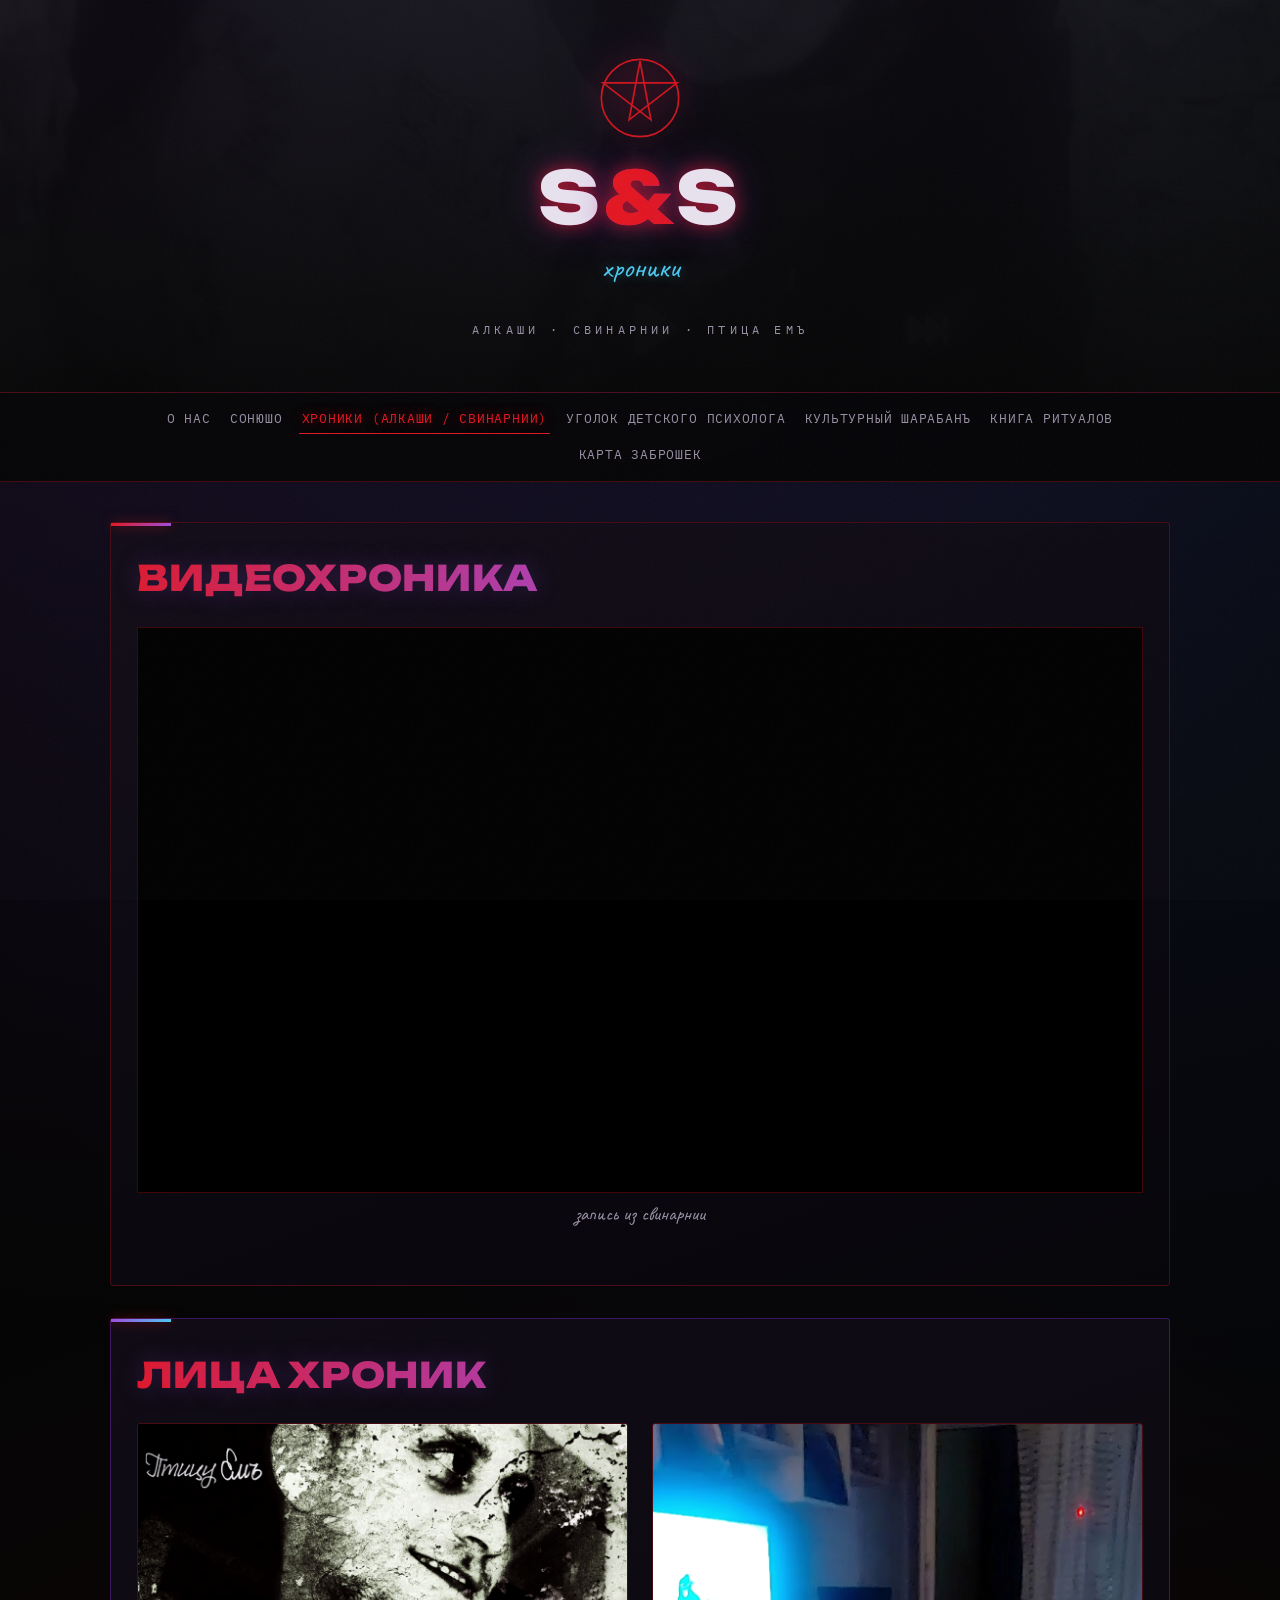
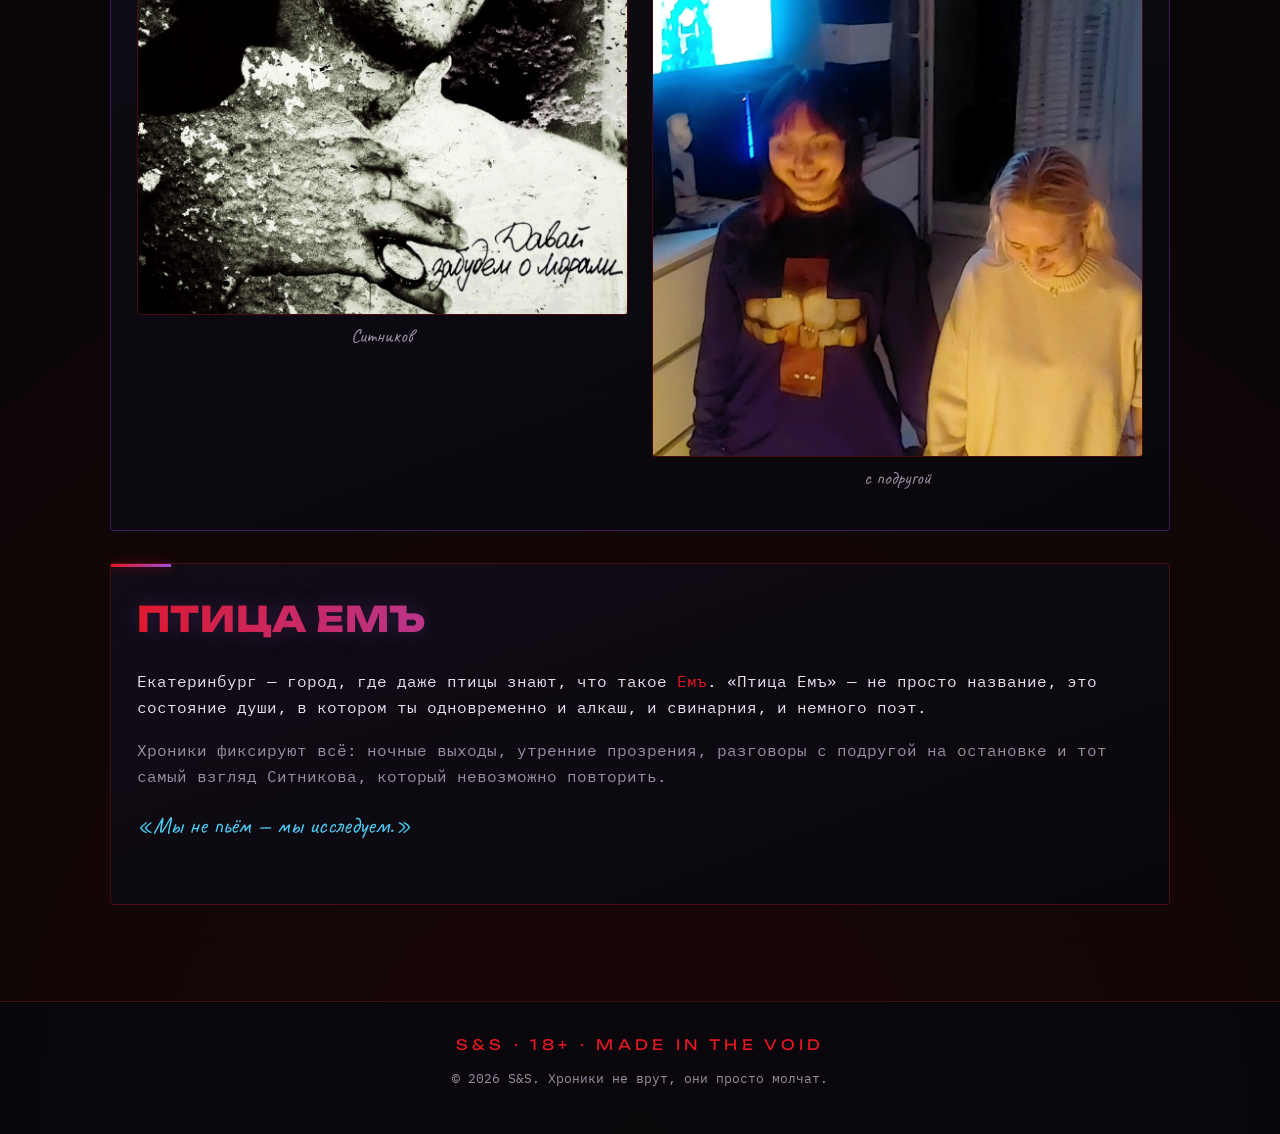
<file: chronicles.html>
<!DOCTYPE html>
<html lang="ru">
<head>
  <meta charset="UTF-8">
  <meta name="viewport" content="width=device-width, initial-scale=1.0">
  <title>S&S — Хроники (Алкаши / Свинарнии)</title>
  <meta name="description" content="Хроники S&S: Алкаши, Свинарнии, Птица Емъ и всё, что было не зря.">
  <link rel="stylesheet" href="style.css">
</head>
<body>

  <!-- ================= ШАПКА ================= -->
  <header class="site-header">
    <div class="header-inner">
      <svg class="pentagram" viewBox="0 0 100 100" fill="none" stroke="#e31722" stroke-width="2">
        <circle cx="50" cy="50" r="46"/>
        <polygon points="50,6 63,76 6,32 94,32 37,76"/>
      </svg>
      <h1 class="site-title">S<span class="amp">&</span>S</h1>
      <p class="site-tagline">хроники</p>
      <p class="baphomet-mark">Алкаши · Свинарнии · Птица Емъ</p>
    </div>
  </header>

  <!-- ================= НАВИГАЦИЯ ================= -->
  <nav class="main-nav">
    <div class="nav-inner">
      <a href="index.html">О нас</a>
      <a href="index.html#sonusho">Сонюшо</a>
      <a href="chronicles.html" class="active">Хроники (Алкаши / Свинарнии)</a>
      <a href="psycho.html">Уголок детского психолога</a>
      <a href="sharaban.html">Культурный Шарабанъ</a>
      <a href="rituals.html">Книга ритуалов</a>
      <a href="map.html">Карта заброшек</a>
    </div>
  </nav>

  <main class="container">

    <!-- ================= ВИДЕО ================= -->
    <section class="section">
      <h2>Видеохроника</h2>
      <div class="video-wrap">
        <iframe src="https://rutube.ru/play/embed/"
                title="Хроники S&S — видео"
                allow="clipboard-write; autoplay; encrypted-media; fullscreen; picture-in-picture"
                allowfullscreen></iframe>
      </div>
      <p class="media-caption">запись из свинарнии</p>
    </section>

    <!-- ================= ФОТО ================= -->
    <section class="section violet">
      <h2>Лица хроник</h2>
      <div class="grid grid-2">
        <figure>
          <img class="media" src="m1000x1000.jpeg" alt="Ситников">
          <figcaption class="media-caption">Ситников</figcaption>
        </figure>
        <figure>
          <img class="media" src="Screenshot_20261029_184850_Telegram.jpg" alt="С подругой">
          <figcaption class="media-caption">с подругой</figcaption>
        </figure>
      </div>
    </section>

    <!-- ================= ТЕКСТ ПРО ПТИЦУ ЕМЪ ================= -->
    <section class="section">
      <h2>Птица Емъ</h2>
      <p>
        Екатеринбург — город, где даже птицы знают, что такое <span class="accent-blood">Емъ</span>.
        «Птица Емъ» — не просто название, это состояние души, в котором ты одновременно
        и алкаш, и свинарния, и немного поэт.
      </p>
      <p class="dim">
        Хроники фиксируют всё: ночные выходы, утренние прозрения, разговоры с подругой
        на остановке и тот самый взгляд Ситникова, который невозможно повторить.
      </p>
      <p class="hand">«Мы не пьём — мы исследуем.»</p>
    </section>

  </main>

  <!-- ================= ФУТЕР ================= -->
  <footer class="site-footer">
    <div class="sigil">S&S · 18+ · MADE IN THE VOID</div>
    <p>© 2026 S&S. Хроники не врут, они просто молчат.</p>
  </footer>

</body>
</html>
</file>
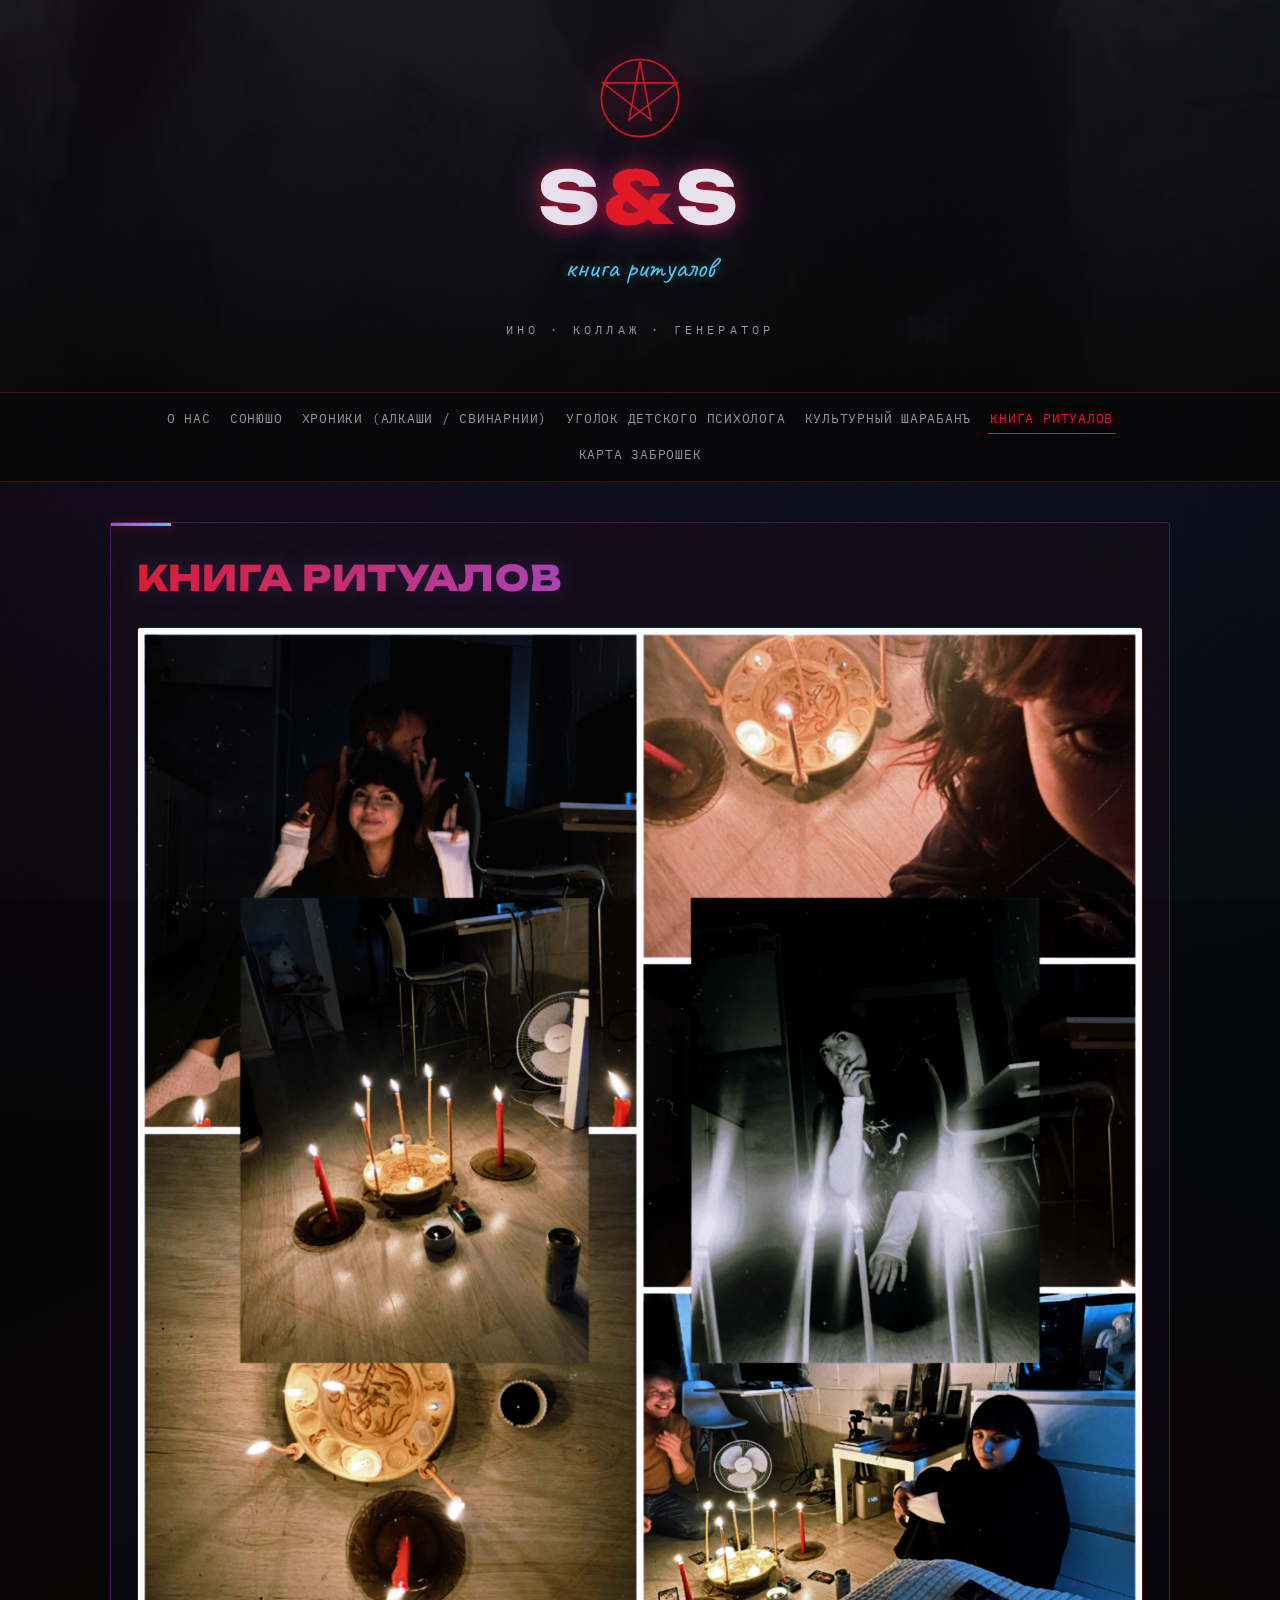
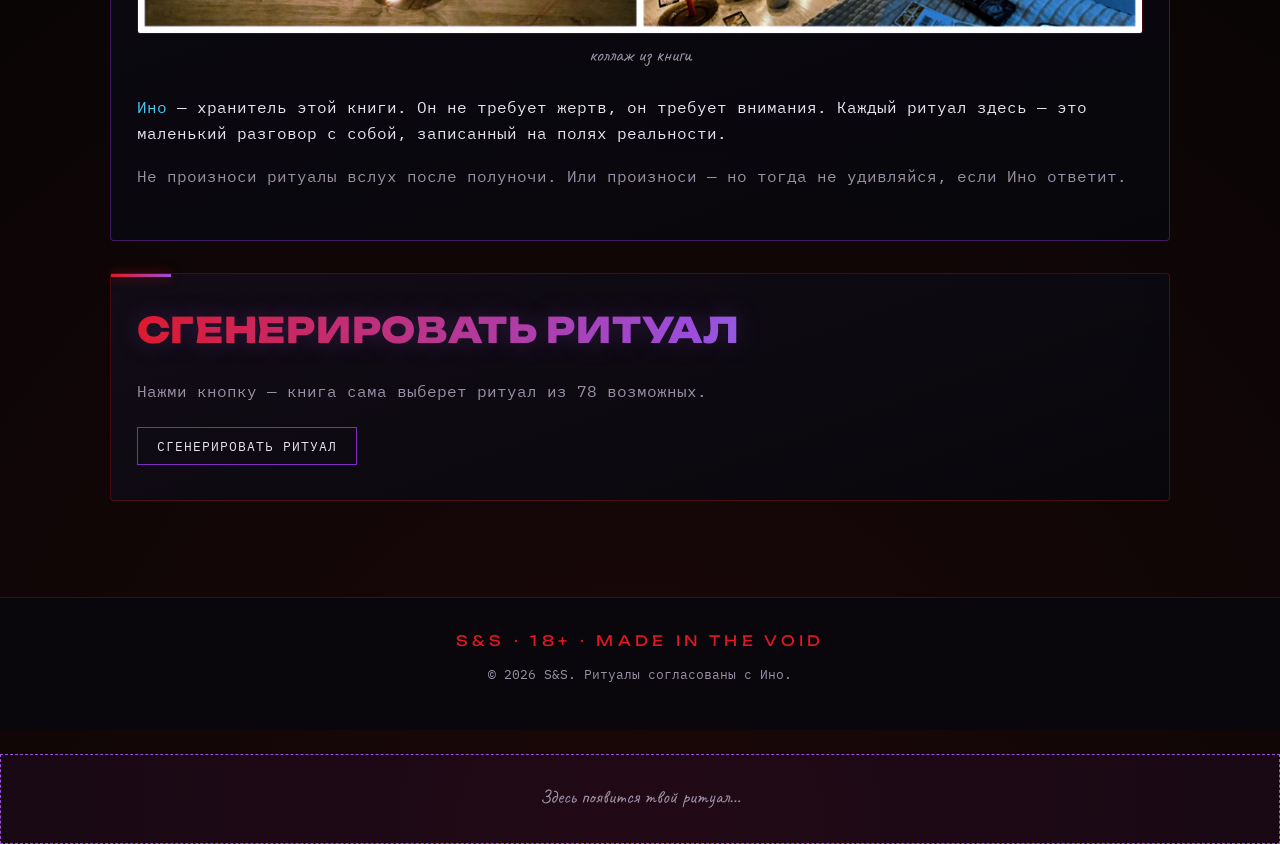
<file: rituals.html>
<!DOCTYPE html>
<html lang="ru">
<head>
  <meta charset="UTF-8">
  <meta name="viewport" content="width=device-width, initial-scale=1.0">
  <title>S&S — Книга ритуалов</title>
  <meta name="description" content="Книга ритуалов S&S: коллаж, Ино и генератор ритуалов.">
  <link rel="stylesheet" href="style.css">
</head>
<body>

  <!-- ================= ШАПКА ================= -->
  <header class="site-header">
    <div class="header-inner">
      <svg class="pentagram" viewBox="0 0 100 100" fill="none" stroke="#e31722" stroke-width="2">
        <circle cx="50" cy="50" r="46"/>
        <polygon points="50,6 63,76 6,32 94,32 37,76"/>
      </svg>
      <h1 class="site-title">S<span class="amp">&</span>S</h1>
      <p class="site-tagline">книга ритуалов</p>
      <p class="baphomet-mark">Ино · Коллаж · Генератор</p>
    </div>
  </header>

  <!-- ================= НАВИГАЦИЯ ================= -->
  <nav class="main-nav">
    <div class="nav-inner">
      <a href="index.html">О нас</a>
      <a href="index.html#sonusho">Сонюшо</a>
      <a href="chronicles.html">Хроники (Алкаши / Свинарнии)</a>
      <a href="psycho.html">Уголок детского психолога</a>
      <a href="sharaban.html">Культурный Шарабанъ</a>
      <a href="rituals.html" class="active">Книга ритуалов</a>
      <a href="map.html">Карта заброшек</a>
    </div>
  </nav>

  <main class="container">

    <!-- ================= КОЛЛАЖ + ТЕКСТ ПРО ИНО ================= -->
    <section class="section violet">
      <h2>Книга ритуалов</h2>

      <figure>
        <img class="media" src="Picsart_26-10-29_20-50-40-378.jpg" alt="Коллаж ритуалов">
        <figcaption class="media-caption">коллаж из книги</figcaption>
      </figure>

      <p style="margin-top:1.4rem;">
        <span class="accent-blue">Ино</span> — хранитель этой книги. Он не требует жертв,
        он требует внимания. Каждый ритуал здесь — это маленький разговор с собой,
        записанный на полях реальности.
      </p>
      <p class="dim">
        Не произноси ритуалы вслух после полуночи. Или произноси — но тогда не удивляйся,
        если Ино ответит.
      </p>
    </section>

    <!-- ================= ГЕНЕРАТОР ================= -->
    <section class="section">
      <h2>Сгенерировать ритуал</h2>
      <p class="dim" style="margin-bottom:1.4rem;">
        Нажми кнопку — книга сама выберет ритуал из 78 возможных.
      </p>

      <button class="btn violet" id="ritualBtn" type="button">Сгенерировать ритуал</button>

    </section>

  </main>

  <!-- ================= ФУТЕР ================= -->
  <footer class="site-footer">
    <div class="sigil">S&S · 18+ · MADE IN THE VOID</div>
    <p>© 2026 S&S. Ритуалы согласованы с Ино.</p>
  </footer>

  <!-- rituals.js — готовый файл с 78 картами, не пересобираем -->
  <script src="rituals.js"></script>

</body>
</html>      <div class="ritual-output" id="ritualOutput"></div>
</file>
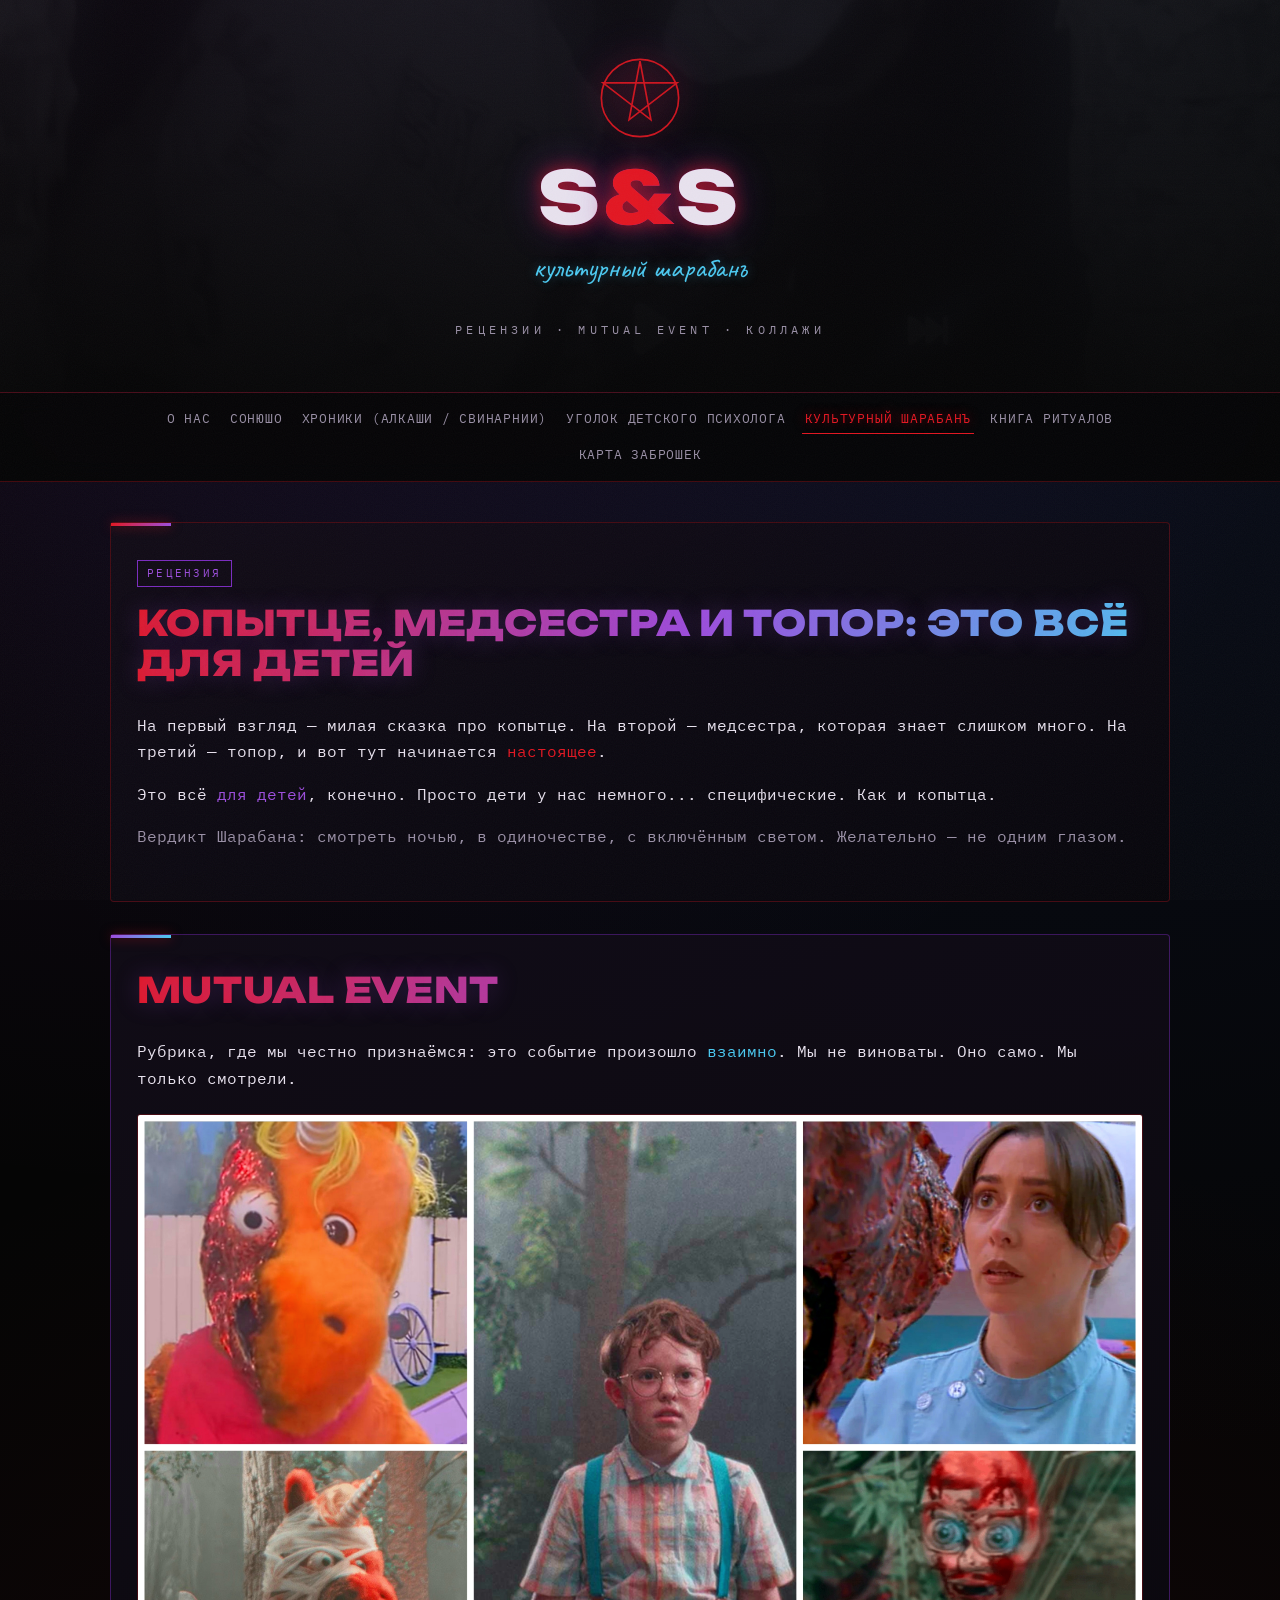
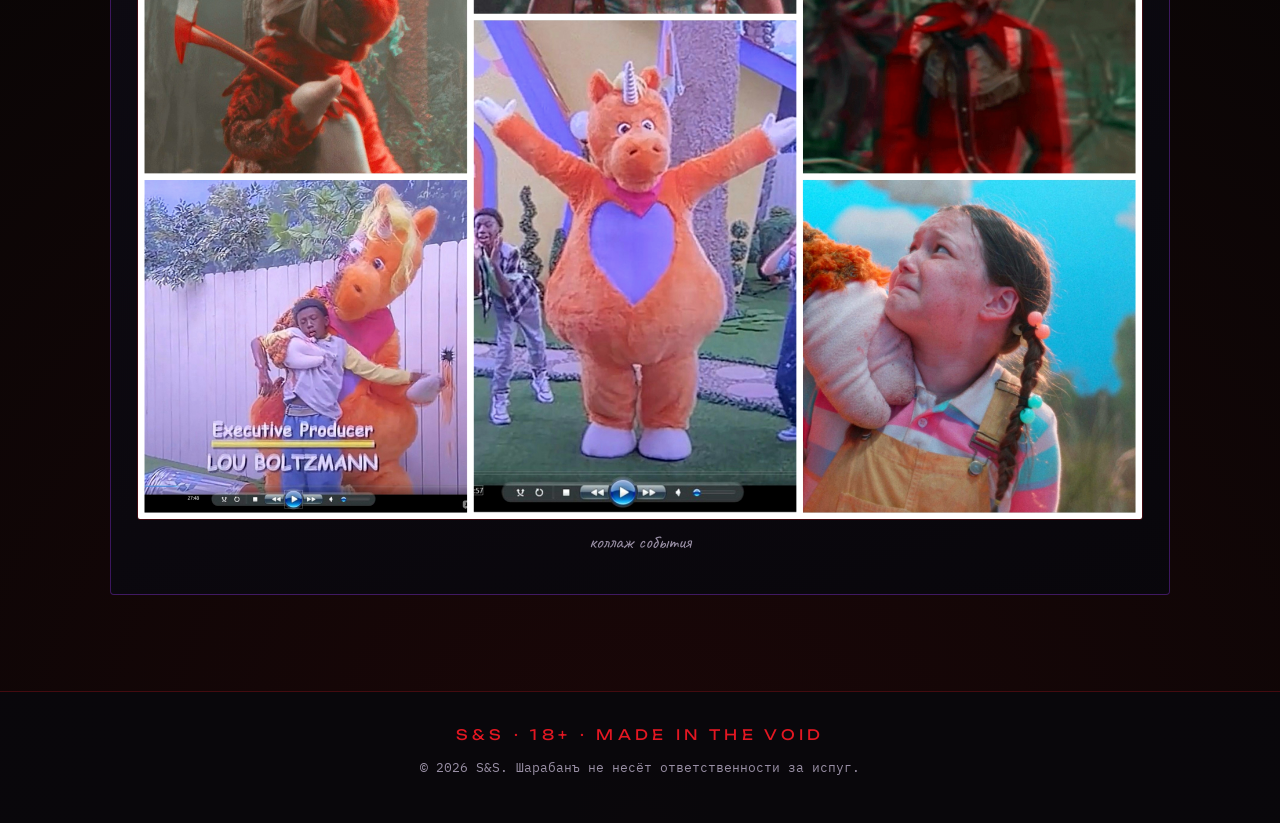
<file: sharaban.html>
<!DOCTYPE html>
<html lang="ru">
<head>
  <meta charset="UTF-8">
  <meta name="viewport" content="width=device-width, initial-scale=1.0">
  <title>S&S — Культурный Шарабанъ</title>
  <meta name="description" content="Культурный Шарабанъ S&S: рецензия «Копытце, медсестра и топор» и рубрика Mutual Event.">
  <link rel="stylesheet" href="style.css">
</head>
<body>

  <!-- ================= ШАПКА ================= -->
  <header class="site-header">
    <div class="header-inner">
      <svg class="pentagram" viewBox="0 0 100 100" fill="none" stroke="#e31722" stroke-width="2">
        <circle cx="50" cy="50" r="46"/>
        <polygon points="50,6 63,76 6,32 94,32 37,76"/>
      </svg>
      <h1 class="site-title">S<span class="amp">&</span>S</h1>
      <p class="site-tagline">культурный шарабанъ</p>
      <p class="baphomet-mark">Рецензии · Mutual Event · Коллажи</p>
    </div>
  </header>

  <!-- ================= НАВИГАЦИЯ ================= -->
  <nav class="main-nav">
    <div class="nav-inner">
      <a href="index.html">О нас</a>
      <a href="index.html#sonusho">Сонюшо</a>
      <a href="chronicles.html">Хроники (Алкаши / Свинарнии)</a>
      <a href="psycho.html">Уголок детского психолога</a>
      <a href="sharaban.html" class="active">Культурный Шарабанъ</a>
      <a href="rituals.html">Книга ритуалов</a>
      <a href="map.html">Карта заброшек</a>
    </div>
  </nav>

  <main class="container">

    <!-- ================= РЕЦЕНЗИЯ ================= -->
    <section class="section">
      <span class="review-tag">Рецензия</span>
      <h2>Копытце, медсестра и топор: это всё для детей</h2>

      <p>
        На первый взгляд — милая сказка про копытце. На второй — медсестра, которая
        знает слишком много. На третий — топор, и вот тут начинается <span class="accent-blood">настоящее</span>.
      </p>
      <p>
        Это всё <span class="accent-violet">для детей</span>, конечно. Просто дети у нас
        немного... специфические. Как и копытца.
      </p>
      <p class="dim">
        Вердикт Шарабана: смотреть ночью, в одиночестве, с включённым светом.
        Желательно — не одним глазом.
      </p>
    </section>

    <!-- ================= MUTUAL EVENT ================= -->
    <section class="section violet">
      <h2>Mutual Event</h2>
      <p>
        Рубрика, где мы честно признаёмся: это событие произошло <span class="accent-blue">взаимно</span>.
        Мы не виноваты. Оно само. Мы только смотрели.
      </p>
      <figure style="margin-top:1.4rem;">
        <img class="media" src="Picsart_26-11-01_20-42-25-808.jpg" alt="Коллаж Mutual Event">
        <figcaption class="media-caption">коллаж события</figcaption>
      </figure>
    </section>

  </main>

  <!-- ================= ФУТЕР ================= -->
  <footer class="site-footer">
    <div class="sigil">S&S · 18+ · MADE IN THE VOID</div>
    <p>© 2026 S&S. Шарабанъ не несёт ответственности за испуг.</p>
  </footer>

</body>
</html>
</file>
<file: style.css>
/* ==========================================================
   S&S — style.css
   Чёрный фон, кроваво-красный, фиолетовый, синий
   Шрифты: Unbounded, IBM Plex Mono, Caveat
   ========================================================== */

@import url('https://fonts.googleapis.com/css2?family=Unbounded:wght@300;400;600;800&family=IBM+Plex+Mono:wght@300;400;500&family=Caveat:wght@400;700&display=swap');

/* ---------- Переменные ---------- */
:root {
  --bg: #050505;
  --bg-soft: #0c0a10;
  --panel: #120d18;
  --blood: #b3121b;
  --blood-bright: #e31722;
  --violet: #7b2cbf;
  --violet-soft: #9d4edd;
  --blue: #1f3b8f;
  --blue-ice: #4cc9f0;
  --text: #e8e2ee;
  --text-dim: #9a90a6;
  --border: rgba(179, 18, 27, 0.35);
  --border-violet: rgba(123, 44, 191, 0.45);
  --glow-blood: 0 0 12px rgba(227, 23, 34, 0.55);
  --glow-violet: 0 0 14px rgba(157, 78, 221, 0.5);
  --font-head: 'Unbounded', sans-serif;
  --font-mono: 'IBM Plex Mono', monospace;
  --font-hand: 'Caveat', cursive;
}

/* ---------- Сброс ---------- */
* { margin: 0; padding: 0; box-sizing: border-box; }

html { scroll-behavior: smooth; }

body {
  background:
    radial-gradient(circle at 15% 0%, rgba(123, 44, 191, 0.14), transparent 45%),
    radial-gradient(circle at 85% 10%, rgba(31, 59, 143, 0.16), transparent 50%),
    radial-gradient(circle at 50% 100%, rgba(179, 18, 27, 0.12), transparent 55%),
    var(--bg);
  color: var(--text);
  font-family: var(--font-mono);
  font-size: 16px;
  line-height: 1.65;
  min-height: 100vh;
  overflow-x: hidden;
}

/* Лёгкая «зернистость» поверх всего */
body::after {
  content: "";
  position: fixed;
  inset: 0;
  pointer-events: none;
  z-index: 9999;
  opacity: 0.035;
  background-image: url("data:image/svg+xml,%3Csvg xmlns='http://www.w3.org/2000/svg' width='120' height='120'%3E%3Cfilter id='n'%3E%3CfeTurbulence type='fractalNoise' baseFrequency='0.9' numOctaves='3'/%3E%3C/filter%3E%3Crect width='120' height='120' filter='url(%23n)'/%3E%3C/svg%3E");
}

/* ---------- Типографика ---------- */
h1, h2, h3, h4 {
  font-family: var(--font-head);
  font-weight: 800;
  letter-spacing: 0.02em;
  line-height: 1.15;
  text-transform: uppercase;
}

h1 { font-size: clamp(1.9rem, 5vw, 3.4rem); }
h2 { font-size: clamp(1.4rem, 3.2vw, 2.2rem); margin-bottom: 0.8em; }
h3 { font-size: clamp(1.1rem, 2.2vw, 1.4rem); }

h1, h2 {
  background: linear-gradient(100deg, var(--blood-bright), var(--violet-soft) 55%, var(--blue-ice));
  -webkit-background-clip: text;
  background-clip: text;
  color: transparent;
  text-shadow: 0 0 24px rgba(157, 78, 221, 0.25);
}

p { margin-bottom: 1em; }

a {
  color: var(--violet-soft);
  text-decoration: none;
  transition: color 0.2s ease, text-shadow 0.2s ease;
}
a:hover { color: var(--blue-ice); text-shadow: var(--glow-violet); }

.hand { font-family: var(--font-hand); font-size: 1.5rem; color: var(--blue-ice); }
.dim { color: var(--text-dim); }
.accent-blood { color: var(--blood-bright); }
.accent-violet { color: var(--violet-soft); }
.accent-blue { color: var(--blue-ice); }

/* ---------- Шапка / Хедер ---------- */
.site-header {
  position: relative;
  padding: 3.5rem 1.5rem 2.5rem;
  text-align: center;
  overflow: hidden;
  border-bottom: 1px solid var(--border);
}

.site-header::before {
  content: "";
  position: absolute;
  inset: 0;
  background-image: url("IMG_20261029_170713_894.jpg");
  background-size: cover;
  background-position: center;
  opacity: 0.28;
  filter: grayscale(0.4) contrast(1.15) brightness(0.55);
  z-index: 0;
}

.site-header::after {
  content: "";
  position: absolute;
  inset: 0;
  background: linear-gradient(180deg, rgba(5,5,5,0.55) 0%, rgba(5,5,5,0.92) 100%);
  z-index: 1;
}

.header-inner {
  position: relative;
  z-index: 2;
  max-width: 1100px;
  margin: 0 auto;
}

.pentagram {
  display: block;
  width: 84px;
  height: 84px;
  margin: 0 auto 1rem;
  opacity: 0.9;
  filter: drop-shadow(0 0 14px rgba(227, 23, 34, 0.65)) drop-shadow(0 0 26px rgba(123, 44, 191, 0.4));
  animation: slow-spin 60s linear infinite;
}
@keyframes slow-spin { to { transform: rotate(360deg); } }

.site-title {
  font-family: var(--font-head);
  font-size: clamp(2.2rem, 7vw, 4.5rem);
  font-weight: 800;
  letter-spacing: 0.06em;
  color: var(--text);
  text-shadow: 0 0 18px rgba(227, 23, 34, 0.7), 0 0 40px rgba(123, 44, 191, 0.45);
}
.site-title .amp { color: var(--blood-bright); }

.site-tagline {
  font-family: var(--font-hand);
  font-size: clamp(1.2rem, 3vw, 1.8rem);
  color: var(--blue-ice);
  margin-top: 0.3rem;
  text-shadow: 0 0 12px rgba(76, 201, 240, 0.35);
}

.baphomet-mark {
  font-family: var(--font-mono);
  font-size: 0.75rem;
  letter-spacing: 0.35em;
  color: var(--text-dim);
  margin-top: 1rem;
  text-transform: uppercase;
}

/* ---------- Навигация ---------- */
.main-nav {
  position: sticky;
  top: 0;
  z-index: 500;
  background: rgba(5, 5, 5, 0.88);
  backdrop-filter: blur(10px);
  border-bottom: 1px solid var(--border);
}

.nav-inner {
  max-width: 1100px;
  margin: 0 auto;
  padding: 0.7rem 1rem;
  display: flex;
  flex-wrap: wrap;
  justify-content: center;
  gap: 0.35rem 0.9rem;
}

.main-nav a {
  font-family: var(--font-mono);
  font-size: 0.8rem;
  letter-spacing: 0.06em;
  text-transform: uppercase;
  color: var(--text-dim);
  padding: 0.25rem 0.15rem;
  border-bottom: 1px solid transparent;
  transition: all 0.2s ease;
}
.main-nav a:hover,
.main-nav a.active {
  color: var(--blood-bright);
  border-bottom-color: var(--blood-bright);
  text-shadow: var(--glow-blood);
}

/* ---------- Контейнеры ---------- */
.container {
  max-width: 1100px;
  margin: 0 auto;
  padding: 2.5rem 1.25rem 4rem;
}

.section {
  padding: 2.2rem 1.6rem;
  margin-bottom: 2rem;
  background: linear-gradient(160deg, rgba(18, 13, 24, 0.92), rgba(8, 7, 12, 0.94));
  border: 1px solid var(--border);
  border-radius: 4px;
  position: relative;
}
.section::before {
  content: "";
  position: absolute;
  top: 0; left: 0;
  width: 60px; height: 3px;
  background: linear-gradient(90deg, var(--blood-bright), var(--violet-soft));
  box-shadow: var(--glow-blood);
}

.section.violet { border-color: var(--border-violet); }
.section.violet::before { background: linear-gradient(90deg, var(--violet-soft), var(--blue-ice)); }

/* ---------- Сетки ---------- */
.grid { display: grid; gap: 1.5rem; }
.grid-2 { grid-template-columns: repeat(auto-fit, minmax(280px, 1fr)); }
.grid-3 { grid-template-columns: repeat(auto-fit, minmax(230px, 1fr)); }

/* ---------- Картинки ---------- */
.media {
  width: 100%;
  border: 1px solid var(--border);
  border-radius: 3px;
  display: block;
  filter: contrast(1.05) saturate(0.95);
  transition: filter 0.3s ease, transform 0.3s ease, box-shadow 0.3s ease;
}
.media:hover {
  filter: contrast(1.1) saturate(1.15);
  box-shadow: 0 0 22px rgba(123, 44, 191, 0.45);
  transform: translateY(-2px);
}

.media-caption {
  font-family: var(--font-hand);
  font-size: 1.2rem;
  color: var(--text-dim);
  margin-top: 0.4rem;
  text-align: center;
}

/* ---------- Дисклеймер 18+ ---------- */
.age-gate {
  position: fixed;
  inset: 0;
  z-index: 10000;
  background: rgba(3, 3, 5, 0.97);
  display: flex;
  align-items: center;
  justify-content: center;
  padding: 1.5rem;
}
.age-gate.hidden { display: none; }

.age-gate-box {
  max-width: 560px;
  width: 100%;
  text-align: center;
  padding: 2rem 1.6rem;
  background: var(--panel);
  border: 1px solid var(--blood);
  box-shadow: 0 0 40px rgba(179, 18, 27, 0.35);
}
.age-gate-box img {
  width: 180px;
  height: auto;
  border-radius: 3px;
  margin-bottom: 1rem;
  border: 1px solid var(--border);
}
.age-gate-box h2 { font-size: 1.4rem; margin-bottom: 0.6rem; }
.age-gate-box p { font-size: 0.9rem; color: var(--text-dim); }

.age-buttons {
  display: flex;
  flex-wrap: wrap;
  gap: 0.6rem;
  justify-content: center;
  margin-top: 1.4rem;
}

/* ---------- Кнопки ---------- */
.btn {
  display: inline-block;
  font-family: var(--font-mono);
  font-size: 0.8rem;
  letter-spacing: 0.08em;
  text-transform: uppercase;
  padding: 0.6rem 1.2rem;
  background: transparent;
  color: var(--text);
  border: 1px solid var(--blood);
  cursor: pointer;
  transition: all 0.2s ease;
  text-align: center;
}
.btn:hover {
  background: var(--blood);
  color: #fff;
  box-shadow: var(--glow-blood);
}
.btn.violet { border-color: var(--violet); }
.btn.violet:hover { background: var(--violet); box-shadow: var(--glow-violet); }
.btn.blue { border-color: var(--blue-ice); color: var(--blue-ice); }
.btn.blue:hover { background: var(--blue-ice); color: #050505; box-shadow: 0 0 14px rgba(76,201,240,0.6); }

.btn-vote { width: 100%; margin-top: 0.7rem; }
.btn-vote.voted { background: var(--violet); border-color: var(--violet-soft); color: #fff; }

/* ---------- Карточки единорогов ---------- */
.unicorn-card {
  background: rgba(10, 8, 14, 0.9);
  border: 1px solid var(--border-violet);
  padding: 1rem;
  text-align: center;
  transition: transform 0.25s ease, box-shadow 0.25s ease;
}
.unicorn-card:hover {
  transform: translateY(-4px);
  box-shadow: 0 0 26px rgba(123, 44, 191, 0.4);
}
.unicorn-card img {
  width: 100%;
  aspect-ratio: 1 / 1;
  object-fit: cover;
  border-radius: 3px;
  border: 1px solid var(--border);
  margin-bottom: 0.7rem;
}
.unicorn-name {
  font-family: var(--font-head);
  font-size: 0.95rem;
  color: var(--blue-ice);
  letter-spacing: 0.04em;
}
.vote-count {
  font-size: 0.75rem;
  color: var(--text-dim);
  margin-top: 0.3rem;
}

/* ---------- Видео ---------- */
.video-wrap {
  position: relative;
  width: 100%;
  aspect-ratio: 16 / 9;
  border: 1px solid var(--border);
  background: #000;
}
.video-wrap iframe {
  position: absolute;
  inset: 0;
  width: 100%;
  height: 100%;
  border: 0;
}

/* ---------- Карта ---------- */
#map {
  height: 520px;
  width: 100%;
  border: 1px solid var(--border-violet);
  filter: grayscale(0.3) contrast(1.1);
}
.map-plate {
  margin-top: 1rem;
  padding: 0.8rem 1rem;
  border-left: 3px solid var(--blood-bright);
  background: rgba(179, 18, 27, 0.08);
  font-family: var(--font-hand);
  font-size: 1.4rem;
  color: var(--blue-ice);
}

/* ---------- Ритуалы ---------- */
.ritual-output {
  margin-top: 1.5rem;
  padding: 1.4rem;
  border: 1px dashed var(--violet-soft);
  background: rgba(123, 44, 191, 0.07);
  font-family: var(--font-hand);
  font-size: 1.6rem;
  color: var(--text);
  min-height: 90px;
  text-align: center;
  line-height: 1.4;
}
.ritual-output:empty::before {
  content: "Здесь появится твой ритуал…";
  color: var(--text-dim);
  font-size: 1.2rem;
}

/* ---------- Шарабан ---------- */
.review-tag {
  display: inline-block;
  font-size: 0.7rem;
  letter-spacing: 0.2em;
  text-transform: uppercase;
  padding: 0.2rem 0.6rem;
  border: 1px solid var(--violet);
  color: var(--violet-soft);
  margin-bottom: 1rem;
}

/* ---------- Футер ---------- */
.site-footer {
  border-top: 1px solid var(--border);
  padding: 2rem 1.25rem;
  text-align: center;
  font-size: 0.8rem;
  color: var(--text-dim);
  background: rgba(8, 7, 12, 0.9);
}
.site-footer .sigil {
  color: var(--blood-bright);
  font-family: var(--font-head);
  letter-spacing: 0.3em;
  font-size: 0.9rem;
  margin-bottom: 0.6rem;
}

/* ---------- Мобилки ---------- */
@media (max-width: 640px) {
  body { font-size: 15px; }
  .section { padding: 1.6rem 1.1rem; }
  .nav-inner { gap: 0.3rem 0.6rem; }
  .main-nav a { font-size: 0.7rem; }
  .age-gate-box { padding: 1.5rem 1.1rem; }
  #map { height: 380px; }
  .site-header { padding: 2.5rem 1rem 2rem; }
}
</file>
